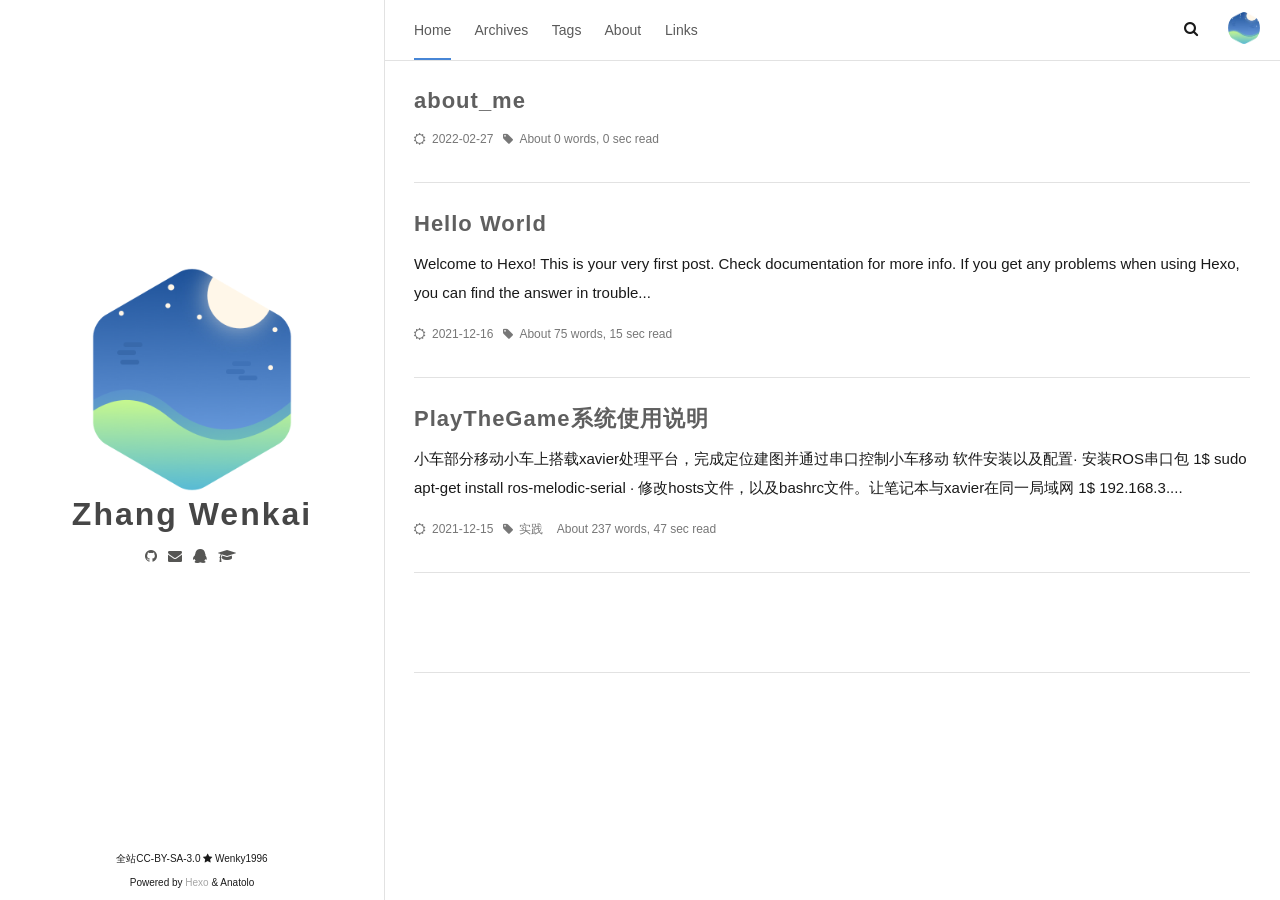
<file: index.html>
<!DOCTYPE html><html lang="zh-CN"><head><meta charset="utf-8"><meta name="X-UA-Compatible" content="IE=edge"><meta name="author" content="Wenky1996"><title>Zhang Wenkai</title><meta name="description" content="A Blog Powered By Hexo"><meta name="keywords" content="Blog,博客,Hexo"><meta content="width=device-width, initial-scale=1.0, maximum-scale=1.0, user-scalable=0" name="viewport"><meta content="yes" name="apple-mobile-web-app-capable"><meta content="black" name="apple-mobile-web-app-status-bar-style"><meta content="telephone=no" name="format-detection"><meta name="renderer" content="webkit"><link rel="shortcut icon" type="image/x-icon" href="/images/favicon.webp"><link rel="stylesheet" href="/css/style.css"><link rel="stylesheet" href="/css/blog_basic.css"><link rel="stylesheet" href="/css/font-awesome.min.css"><link rel="stylesheet" href="/css/insight.css"><link rel="stylesheet" href="/css/search.css"><link rel="alternate" type="application/atom+xml" title="ATOM 1.0" href="/atom.xml"><script src="/js/jquery.js"></script><meta name="generator" content="Hexo 5.4.0"></head><body><div class="page-top animated fadeInDown"><div class="nav"><li> <a class="current" href="/">Home</a></li><li> <a href="/archives">Archives</a></li><li> <a href="/tags">Tags</a></li><li> <a href="/about">About</a></li><li> <a href="/links">Links</a></li></div><div class="information"><div class="nav_right_btn"><li><a class="fa fa-chevron-left" onclick="window.history.go(-1)" style="display:none;"> </a></li><li><a class="fa fa-search" onclick="openWindow();"></a></li></div><div class="avatar"><img src="/images/logo.webp"></div></div></div><div class="sidebar animated fadeInDown"><div class="sidebar-top"><div class="logo-title"><div class="title"><img src="/images/logo@2x.webp" style="width:200px;" alt="favicon"><h3 title=""><a href="/">Zhang Wenkai</a></h3></div><ul class="social-links"><li><a target="_blank" rel="noopener" href="https://github.com/Wenky1996"><i class="fa fa-github"></i></a></li><li><a href="mailto:wenkyjong1996@gmail.com"><i class="fa fa-envelope"></i></a></li><li><a target="_blank" rel="noopener" href="http://sighttp.qq.com/authd?IDKEY=1315618405"><i class="fa fa-qq"></i></a></li><li><a target="_blank" rel="noopener" href="https://www.zhihu.com/people/dian-zi-xin-xi-gong-cheng-15wenky"><i class="fa fa-mortar-board"></i></a></li></ul></div></div><div class="footer"><div class="p"> <span> 全站CC-BY-SA-3.0 </span><i class="fa fa-star"></i><span> Wenky1996</span></div><div class="by_farbox"><span>Powered by </span><a href="https://hexo.io/zh-cn/" target="_blank">Hexo </a><span> & </span><span>Anatolo </span></div><div class="beian"></div></div></div><div class="main"><div class="autopagerize_page_element"><div class="content"><div class="post animated fadeInDown"><div class="post-title"><h3><a href="/2022/02/27/about-me/">about_me</a></h3></div><div class="post-content"><p></p></div><div class="post-footer"><div class="meta"><div class="info"><i class="fa fa-sun-o"></i><span class="date">2022-02-27</span><i class="fa fa-tag"></i><span class="leancloud_visitors"></span><span>About 0 words, 0 sec  read</span></div></div></div></div><div class="post animated fadeInDown"><div class="post-title"><h3><a href="/2021/12/16/hello-world/">Hello World</a></h3></div><div class="post-content"><p>Welcome to Hexo! This is your very first post. Check documentation for more info. If you get any problems when using Hexo, you can find the answer in trouble...</p></div><div class="post-footer"><div class="meta"><div class="info"><i class="fa fa-sun-o"></i><span class="date">2021-12-16</span><i class="fa fa-tag"></i><span class="leancloud_visitors"></span><span>About 75 words, 15 sec  read</span></div></div></div></div><div class="post animated fadeInDown"><div class="post-title"><h3><a href="/2021/12/15/new-blog/">PlayTheGame系统使用说明</a></h3></div><div class="post-content"><p>
小车部分移动小车上搭载xavier处理平台，完成定位建图并通过串口控制小车移动
软件安装以及配置· 安装ROS串口包
1$ sudo apt-get install ros-melodic-serial
· 修改hosts文件，以及bashrc文件。让笔记本与xavier在同一局域网
1$ 192.168.3....</p></div><div class="post-footer"><div class="meta"><div class="info"><i class="fa fa-sun-o"></i><span class="date">2021-12-15</span><i class="fa fa-tag"></i><a class="tag" href="/tags/实践/" title="实践">实践 </a><span class="leancloud_visitors"></span><span>About 237 words, 47 sec  read</span></div></div></div></div><div class="pagination"><ul class="clearfix"></ul></div></div></div></div><script src="/js/jquery-migrate-1.2.1.min.js"></script><script src="/js/jquery.appear.js"></script><script src="/js/add-bookmark.js"></script><script>(function(window){var INSIGHT_CONFIG={TRANSLATION:{POSTS:"Posts",PAGES:"Pages",CATEGORIES:"Categories",TAGS:"Tags",UNTITLED:"(Untitled)",},CONTENT_URL:"/content.json",};window.INSIGHT_CONFIG=INSIGHT_CONFIG})(window);</script><script src="/js/insight.js" defer></script><div class="searchbox ins-search"><div class="searchbox-container ins-search-container"><div class="searchbox-input-wrapper"><input class="searchbox-input ins-search-input" type="text" placeholder="Search..."><span class="searchbox-close"><a class="fa fa-times-circle" onclick="closeWindow();"></a></span></div><div class="searchbox-result-wrapper ins-section-wrapper"><div class="ins-section-container"><p>Seraching...</p></div></div></div></div></body></html>
</file>
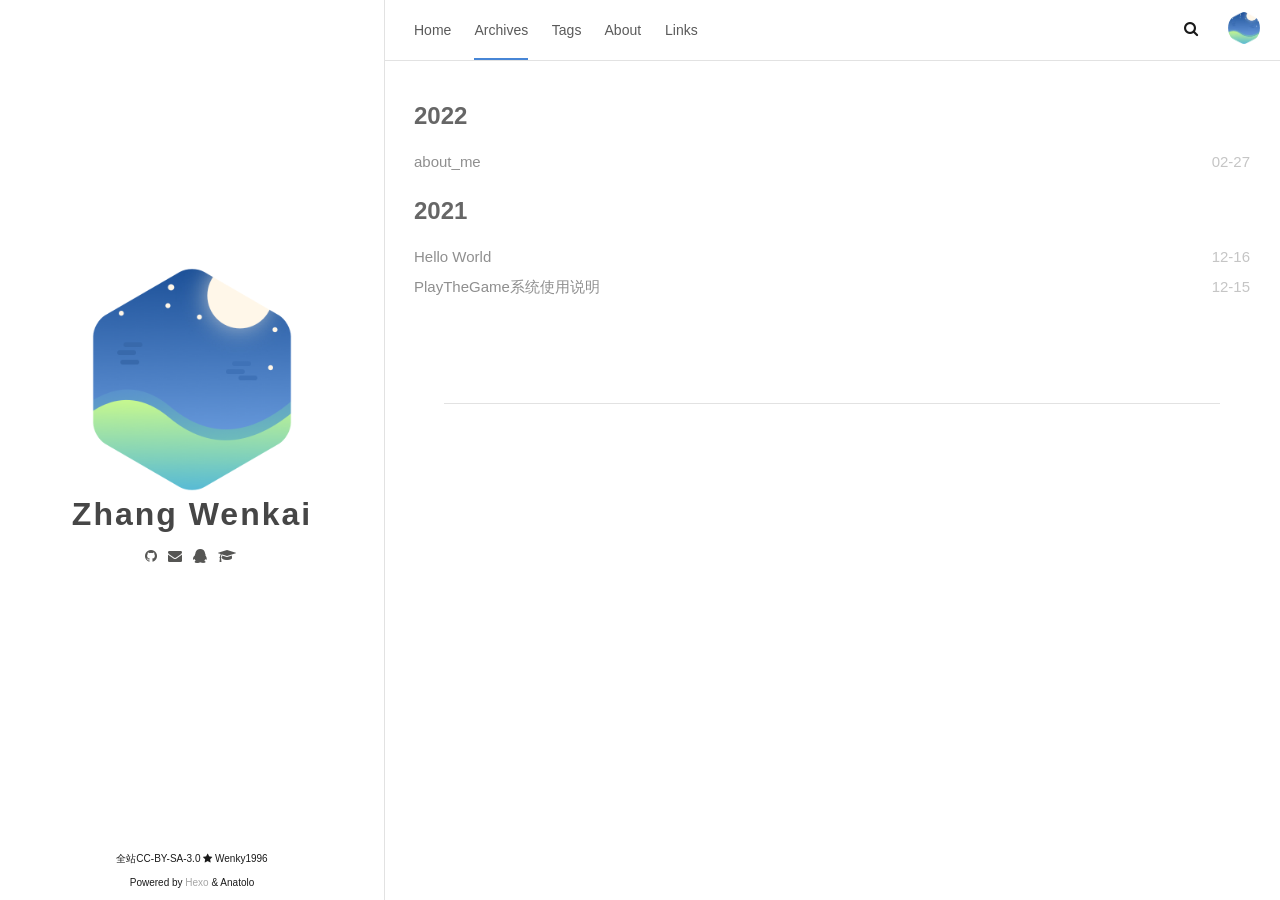
<file: archives/index.html>
<!DOCTYPE html><html lang="zh-CN"><head><meta charset="utf-8"><meta name="X-UA-Compatible" content="IE=edge"><meta name="author" content="Wenky1996"><title>Archives · Zhang Wenkai</title><meta name="description" content="ArchivesPage - Zhang Wenkai"><meta name="keywords" content="Blog,博客,Hexo"><meta content="width=device-width, initial-scale=1.0, maximum-scale=1.0, user-scalable=0" name="viewport"><meta content="yes" name="apple-mobile-web-app-capable"><meta content="black" name="apple-mobile-web-app-status-bar-style"><meta content="telephone=no" name="format-detection"><meta name="renderer" content="webkit"><link rel="shortcut icon" type="image/x-icon" href="/images/favicon.webp"><link rel="stylesheet" href="/css/style.css"><link rel="stylesheet" href="/css/blog_basic.css"><link rel="stylesheet" href="/css/font-awesome.min.css"><link rel="stylesheet" href="/css/insight.css"><link rel="stylesheet" href="/css/search.css"><link rel="alternate" type="application/atom+xml" title="ATOM 1.0" href="/atom.xml"><script src="/js/jquery.js"></script><meta name="generator" content="Hexo 5.4.0"></head><body><div class="page-top animated fadeInDown"><div class="nav"><li> <a href="/">Home</a></li><li> <a class="current" href="/archives">Archives</a></li><li> <a href="/tags">Tags</a></li><li> <a href="/about">About</a></li><li> <a href="/links">Links</a></li></div><div class="information"><div class="nav_right_btn"><li><a class="fa fa-chevron-left" onclick="window.history.go(-1)" style="display:none;"> </a></li><li><a class="fa fa-search" onclick="openWindow();"></a></li></div><div class="avatar"><img src="/images/logo.webp"></div></div></div><div class="sidebar animated fadeInDown"><div class="sidebar-top"><div class="logo-title"><div class="title"><img src="/images/logo@2x.webp" style="width:200px;" alt="favicon"><h3 title=""><a href="/">Zhang Wenkai</a></h3></div><ul class="social-links"><li><a target="_blank" rel="noopener" href="https://github.com/Wenky1996"><i class="fa fa-github"></i></a></li><li><a href="mailto:wenkyjong1996@gmail.com"><i class="fa fa-envelope"></i></a></li><li><a target="_blank" rel="noopener" href="http://sighttp.qq.com/authd?IDKEY=1315618405"><i class="fa fa-qq"></i></a></li><li><a target="_blank" rel="noopener" href="https://www.zhihu.com/people/dian-zi-xin-xi-gong-cheng-15wenky"><i class="fa fa-mortar-board"></i></a></li></ul></div></div><div class="footer"><div class="p"> <span> 全站CC-BY-SA-3.0 </span><i class="fa fa-star"></i><span> Wenky1996</span></div><div class="by_farbox"><span>Powered by </span><a href="https://hexo.io/zh-cn/" target="_blank">Hexo </a><span> & </span><span>Anatolo </span></div><div class="beian"></div></div></div><div class="main"><div class="autopagerize_page_element"><div class="content"><div class="archive animated fadeInDown"><ul class="list-with-title"><div class="archive"><div class="listing-title">2022</div><ul class="listing"><div class="listing-item"><div class="listing-post"><a href="/2022/02/27/about-me/" title="about_me">about_me</a><div class="post-time"><span class="date">02-27</span></div></div></div></ul><div class="listing-title">2021</div><ul class="listing"><div class="listing-item"><div class="listing-post"><a href="/2021/12/16/hello-world/" title="Hello World">Hello World</a><div class="post-time"><span class="date">12-16</span></div></div></div><div class="listing-item"><div class="listing-post"><a href="/2021/12/15/new-blog/" title="PlayTheGame系统使用说明">PlayTheGame系统使用说明</a><div class="post-time"><span class="date">12-15</span></div></div></div></div><div class="pagination"><ul class="clearfix"></ul></div></ul></div></div></div></div><script src="/js/jquery-migrate-1.2.1.min.js"></script><script src="/js/jquery.appear.js"></script><script src="/js/add-bookmark.js"></script><script>(function(window){var INSIGHT_CONFIG={TRANSLATION:{POSTS:"Posts",PAGES:"Pages",CATEGORIES:"Categories",TAGS:"Tags",UNTITLED:"(Untitled)",},CONTENT_URL:"/content.json",};window.INSIGHT_CONFIG=INSIGHT_CONFIG})(window);</script><script src="/js/insight.js" defer></script><div class="searchbox ins-search"><div class="searchbox-container ins-search-container"><div class="searchbox-input-wrapper"><input class="searchbox-input ins-search-input" type="text" placeholder="Search..."><span class="searchbox-close"><a class="fa fa-times-circle" onclick="closeWindow();"></a></span></div><div class="searchbox-result-wrapper ins-section-wrapper"><div class="ins-section-container"><p>Seraching...</p></div></div></div></div></body></html>
</file>
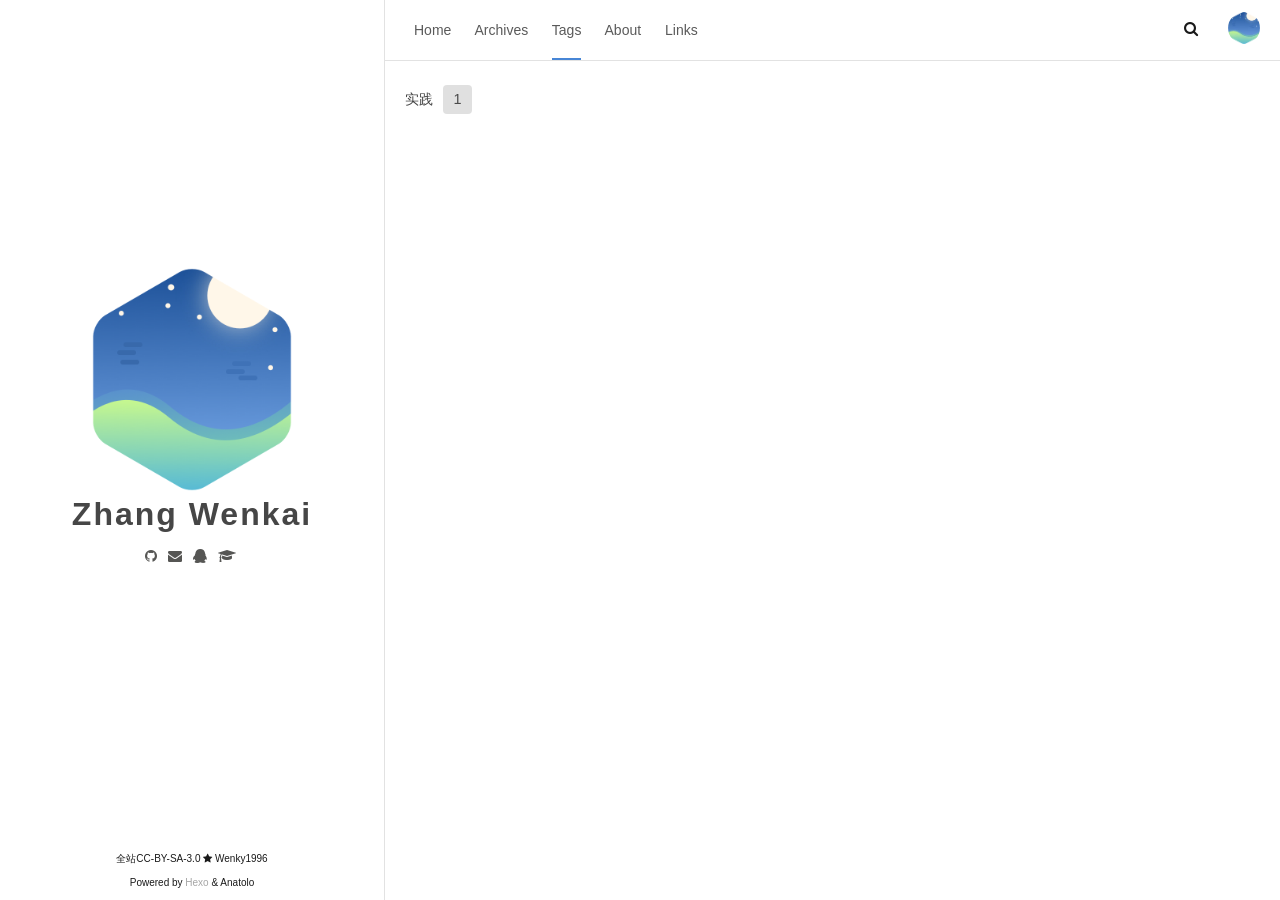
<file: tags/index.html>
<!DOCTYPE html><html lang="zh-CN"><head><meta charset="utf-8"><meta name="X-UA-Compatible" content="IE=edge"><meta name="author" content="Wenky1996"><title>Tags · Zhang Wenkai</title><meta name="description" content=""><meta name="keywords" content="Blog,博客,Hexo"><meta content="width=device-width, initial-scale=1.0, maximum-scale=1.0, user-scalable=0" name="viewport"><meta content="yes" name="apple-mobile-web-app-capable"><meta content="black" name="apple-mobile-web-app-status-bar-style"><meta content="telephone=no" name="format-detection"><meta name="renderer" content="webkit"><link rel="shortcut icon" type="image/x-icon" href="/images/favicon.webp"><link rel="stylesheet" href="/css/style.css"><link rel="stylesheet" href="/css/blog_basic.css"><link rel="stylesheet" href="/css/font-awesome.min.css"><link rel="stylesheet" href="/css/insight.css"><link rel="stylesheet" href="/css/search.css"><link rel="alternate" type="application/atom+xml" title="ATOM 1.0" href="/atom.xml"><script src="/js/jquery.js"></script><meta name="generator" content="Hexo 5.4.0"></head><body><div class="page-top animated fadeInDown"><div class="nav"><li> <a href="/">Home</a></li><li> <a href="/archives">Archives</a></li><li> <a class="current" href="/tags">Tags</a></li><li> <a href="/about">About</a></li><li> <a href="/links">Links</a></li></div><div class="information"><div class="nav_right_btn"><li><a class="fa fa-chevron-left" onclick="window.history.go(-1)" style="display:none;"> </a></li><li><a class="fa fa-search" onclick="openWindow();"></a></li></div><div class="avatar"><img src="/images/logo.webp"></div></div></div><div class="sidebar animated fadeInDown"><div class="sidebar-top"><div class="logo-title"><div class="title"><img src="/images/logo@2x.webp" style="width:200px;" alt="favicon"><h3 title=""><a href="/">Zhang Wenkai</a></h3></div><ul class="social-links"><li><a target="_blank" rel="noopener" href="https://github.com/Wenky1996"><i class="fa fa-github"></i></a></li><li><a href="mailto:wenkyjong1996@gmail.com"><i class="fa fa-envelope"></i></a></li><li><a target="_blank" rel="noopener" href="http://sighttp.qq.com/authd?IDKEY=1315618405"><i class="fa fa-qq"></i></a></li><li><a target="_blank" rel="noopener" href="https://www.zhihu.com/people/dian-zi-xin-xi-gong-cheng-15wenky"><i class="fa fa-mortar-board"></i></a></li></ul></div></div><div class="footer"><div class="p"> <span> 全站CC-BY-SA-3.0 </span><i class="fa fa-star"></i><span> Wenky1996</span></div><div class="by_farbox"><span>Powered by </span><a href="https://hexo.io/zh-cn/" target="_blank">Hexo </a><span> & </span><span>Anatolo </span></div><div class="beian"></div></div></div><div class="main"><div class="archive animated fadeInDown"><div class="autopagerize_page_element"><div class="content"><p><a class="tag_btn" href="/tags/%E5%AE%9E%E8%B7%B5/" rel="tag">实践<span class="tag_btn is-grey">1</span></a></p></div></div></div></div><script src="/js/jquery-migrate-1.2.1.min.js"></script><script src="/js/jquery.appear.js"></script><script src="/js/add-bookmark.js"></script><script>(function(window){var INSIGHT_CONFIG={TRANSLATION:{POSTS:"Posts",PAGES:"Pages",CATEGORIES:"Categories",TAGS:"Tags",UNTITLED:"(Untitled)",},CONTENT_URL:"/content.json",};window.INSIGHT_CONFIG=INSIGHT_CONFIG})(window);</script><script src="/js/insight.js" defer></script><div class="searchbox ins-search"><div class="searchbox-container ins-search-container"><div class="searchbox-input-wrapper"><input class="searchbox-input ins-search-input" type="text" placeholder="Search..."><span class="searchbox-close"><a class="fa fa-times-circle" onclick="closeWindow();"></a></span></div><div class="searchbox-result-wrapper ins-section-wrapper"><div class="ins-section-container"><p>Seraching...</p></div></div></div></div></body></html>
</file>
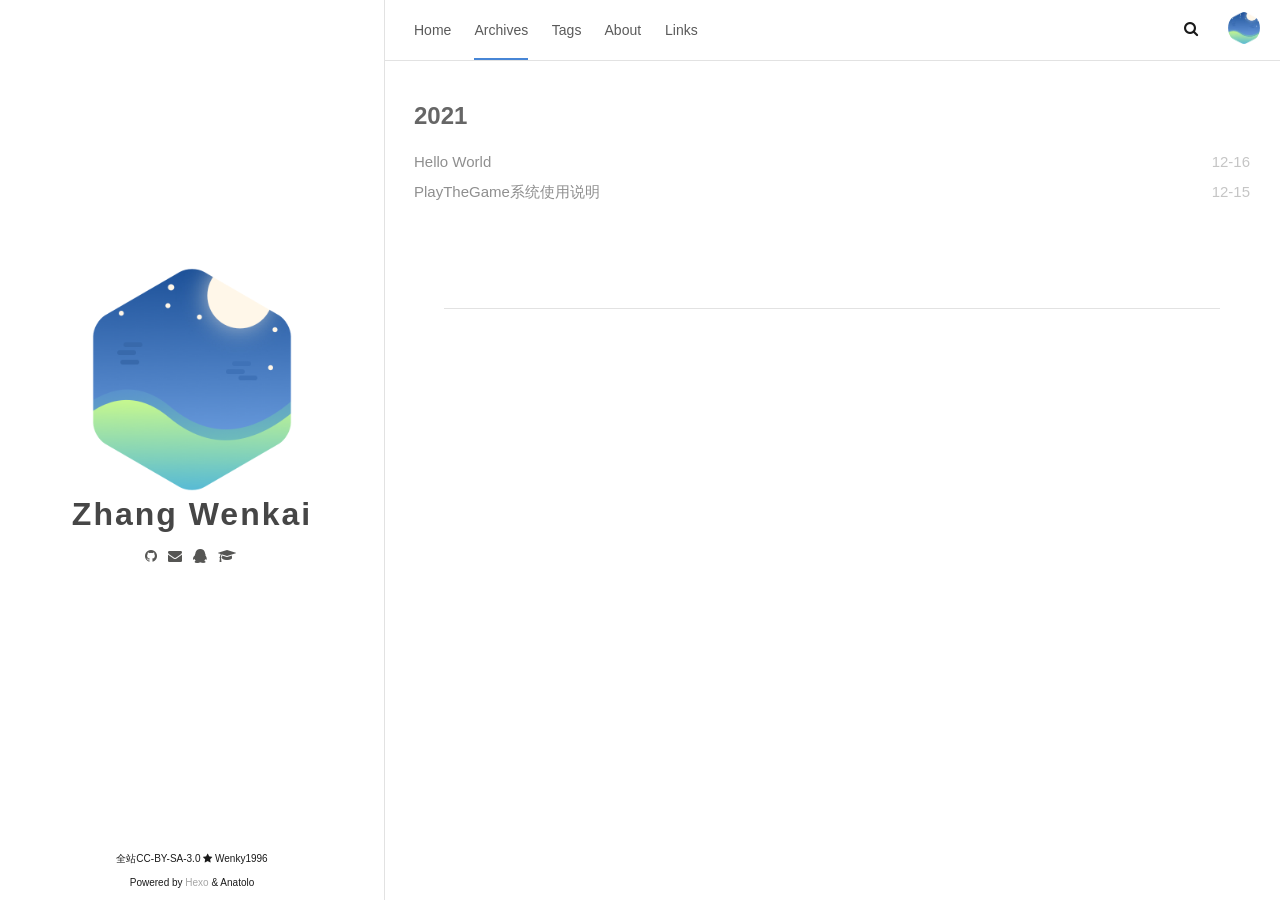
<file: archives/2021/index.html>
<!DOCTYPE html><html lang="zh-CN"><head><meta charset="utf-8"><meta name="X-UA-Compatible" content="IE=edge"><meta name="author" content="Wenky1996"><title>Archives · Zhang Wenkai</title><meta name="description" content="ArchivesPage - Zhang Wenkai"><meta name="keywords" content="Blog,博客,Hexo"><meta content="width=device-width, initial-scale=1.0, maximum-scale=1.0, user-scalable=0" name="viewport"><meta content="yes" name="apple-mobile-web-app-capable"><meta content="black" name="apple-mobile-web-app-status-bar-style"><meta content="telephone=no" name="format-detection"><meta name="renderer" content="webkit"><link rel="shortcut icon" type="image/x-icon" href="/images/favicon.webp"><link rel="stylesheet" href="/css/style.css"><link rel="stylesheet" href="/css/blog_basic.css"><link rel="stylesheet" href="/css/font-awesome.min.css"><link rel="stylesheet" href="/css/insight.css"><link rel="stylesheet" href="/css/search.css"><link rel="alternate" type="application/atom+xml" title="ATOM 1.0" href="/atom.xml"><script src="/js/jquery.js"></script><meta name="generator" content="Hexo 5.4.0"></head><body><div class="page-top animated fadeInDown"><div class="nav"><li> <a href="/">Home</a></li><li> <a class="current" href="/archives">Archives</a></li><li> <a href="/tags">Tags</a></li><li> <a href="/about">About</a></li><li> <a href="/links">Links</a></li></div><div class="information"><div class="nav_right_btn"><li><a class="fa fa-chevron-left" onclick="window.history.go(-1)" style="display:none;"> </a></li><li><a class="fa fa-search" onclick="openWindow();"></a></li></div><div class="avatar"><img src="/images/logo.webp"></div></div></div><div class="sidebar animated fadeInDown"><div class="sidebar-top"><div class="logo-title"><div class="title"><img src="/images/logo@2x.webp" style="width:200px;" alt="favicon"><h3 title=""><a href="/">Zhang Wenkai</a></h3></div><ul class="social-links"><li><a target="_blank" rel="noopener" href="https://github.com/Wenky1996"><i class="fa fa-github"></i></a></li><li><a href="mailto:wenkyjong1996@gmail.com"><i class="fa fa-envelope"></i></a></li><li><a target="_blank" rel="noopener" href="http://sighttp.qq.com/authd?IDKEY=1315618405"><i class="fa fa-qq"></i></a></li><li><a target="_blank" rel="noopener" href="https://www.zhihu.com/people/dian-zi-xin-xi-gong-cheng-15wenky"><i class="fa fa-mortar-board"></i></a></li></ul></div></div><div class="footer"><div class="p"> <span> 全站CC-BY-SA-3.0 </span><i class="fa fa-star"></i><span> Wenky1996</span></div><div class="by_farbox"><span>Powered by </span><a href="https://hexo.io/zh-cn/" target="_blank">Hexo </a><span> & </span><span>Anatolo </span></div><div class="beian"></div></div></div><div class="main"><div class="autopagerize_page_element"><div class="content"><div class="archive animated fadeInDown"><ul class="list-with-title"><div class="archive"><div class="listing-title">2021</div><ul class="listing"><div class="listing-item"><div class="listing-post"><a href="/2021/12/16/hello-world/" title="Hello World">Hello World</a><div class="post-time"><span class="date">12-16</span></div></div></div><div class="listing-item"><div class="listing-post"><a href="/2021/12/15/new-blog/" title="PlayTheGame系统使用说明">PlayTheGame系统使用说明</a><div class="post-time"><span class="date">12-15</span></div></div></div></div><div class="pagination"><ul class="clearfix"></ul></div></ul></div></div></div></div><script src="/js/jquery-migrate-1.2.1.min.js"></script><script src="/js/jquery.appear.js"></script><script src="/js/add-bookmark.js"></script><script>(function(window){var INSIGHT_CONFIG={TRANSLATION:{POSTS:"Posts",PAGES:"Pages",CATEGORIES:"Categories",TAGS:"Tags",UNTITLED:"(Untitled)",},CONTENT_URL:"/content.json",};window.INSIGHT_CONFIG=INSIGHT_CONFIG})(window);</script><script src="/js/insight.js" defer></script><div class="searchbox ins-search"><div class="searchbox-container ins-search-container"><div class="searchbox-input-wrapper"><input class="searchbox-input ins-search-input" type="text" placeholder="Search..."><span class="searchbox-close"><a class="fa fa-times-circle" onclick="closeWindow();"></a></span></div><div class="searchbox-result-wrapper ins-section-wrapper"><div class="ins-section-container"><p>Seraching...</p></div></div></div></div></body></html>
</file>
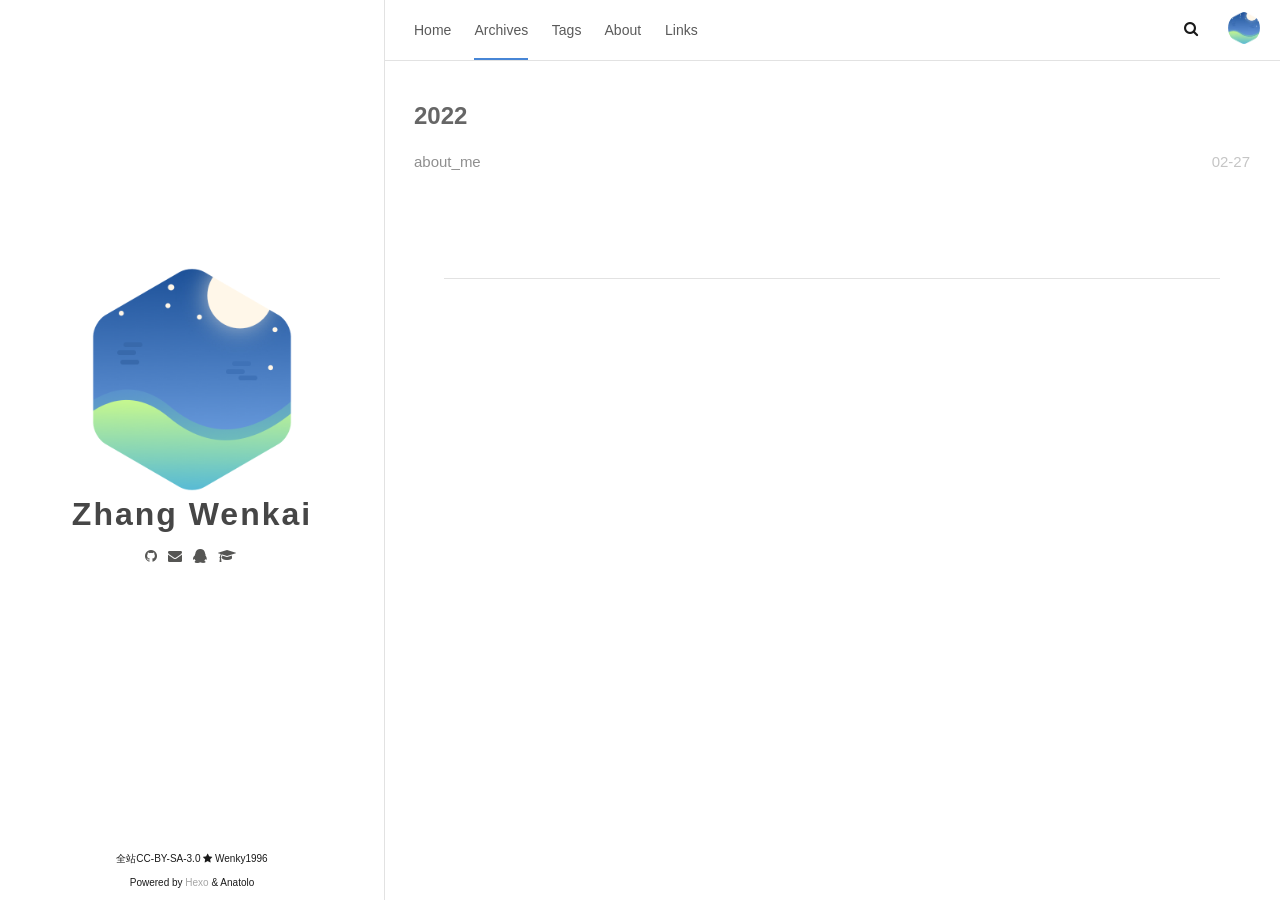
<file: archives/2022/index.html>
<!DOCTYPE html><html lang="zh-CN"><head><meta charset="utf-8"><meta name="X-UA-Compatible" content="IE=edge"><meta name="author" content="Wenky1996"><title>Archives · Zhang Wenkai</title><meta name="description" content="ArchivesPage - Zhang Wenkai"><meta name="keywords" content="Blog,博客,Hexo"><meta content="width=device-width, initial-scale=1.0, maximum-scale=1.0, user-scalable=0" name="viewport"><meta content="yes" name="apple-mobile-web-app-capable"><meta content="black" name="apple-mobile-web-app-status-bar-style"><meta content="telephone=no" name="format-detection"><meta name="renderer" content="webkit"><link rel="shortcut icon" type="image/x-icon" href="/images/favicon.webp"><link rel="stylesheet" href="/css/style.css"><link rel="stylesheet" href="/css/blog_basic.css"><link rel="stylesheet" href="/css/font-awesome.min.css"><link rel="stylesheet" href="/css/insight.css"><link rel="stylesheet" href="/css/search.css"><link rel="alternate" type="application/atom+xml" title="ATOM 1.0" href="/atom.xml"><script src="/js/jquery.js"></script><meta name="generator" content="Hexo 5.4.0"></head><body><div class="page-top animated fadeInDown"><div class="nav"><li> <a href="/">Home</a></li><li> <a class="current" href="/archives">Archives</a></li><li> <a href="/tags">Tags</a></li><li> <a href="/about">About</a></li><li> <a href="/links">Links</a></li></div><div class="information"><div class="nav_right_btn"><li><a class="fa fa-chevron-left" onclick="window.history.go(-1)" style="display:none;"> </a></li><li><a class="fa fa-search" onclick="openWindow();"></a></li></div><div class="avatar"><img src="/images/logo.webp"></div></div></div><div class="sidebar animated fadeInDown"><div class="sidebar-top"><div class="logo-title"><div class="title"><img src="/images/logo@2x.webp" style="width:200px;" alt="favicon"><h3 title=""><a href="/">Zhang Wenkai</a></h3></div><ul class="social-links"><li><a target="_blank" rel="noopener" href="https://github.com/Wenky1996"><i class="fa fa-github"></i></a></li><li><a href="mailto:wenkyjong1996@gmail.com"><i class="fa fa-envelope"></i></a></li><li><a target="_blank" rel="noopener" href="http://sighttp.qq.com/authd?IDKEY=1315618405"><i class="fa fa-qq"></i></a></li><li><a target="_blank" rel="noopener" href="https://www.zhihu.com/people/dian-zi-xin-xi-gong-cheng-15wenky"><i class="fa fa-mortar-board"></i></a></li></ul></div></div><div class="footer"><div class="p"> <span> 全站CC-BY-SA-3.0 </span><i class="fa fa-star"></i><span> Wenky1996</span></div><div class="by_farbox"><span>Powered by </span><a href="https://hexo.io/zh-cn/" target="_blank">Hexo </a><span> & </span><span>Anatolo </span></div><div class="beian"></div></div></div><div class="main"><div class="autopagerize_page_element"><div class="content"><div class="archive animated fadeInDown"><ul class="list-with-title"><div class="archive"><div class="listing-title">2022</div><ul class="listing"><div class="listing-item"><div class="listing-post"><a href="/2022/02/27/about-me/" title="about_me">about_me</a><div class="post-time"><span class="date">02-27</span></div></div></div></div><div class="pagination"><ul class="clearfix"></ul></div></ul></div></div></div></div><script src="/js/jquery-migrate-1.2.1.min.js"></script><script src="/js/jquery.appear.js"></script><script src="/js/add-bookmark.js"></script><script>(function(window){var INSIGHT_CONFIG={TRANSLATION:{POSTS:"Posts",PAGES:"Pages",CATEGORIES:"Categories",TAGS:"Tags",UNTITLED:"(Untitled)",},CONTENT_URL:"/content.json",};window.INSIGHT_CONFIG=INSIGHT_CONFIG})(window);</script><script src="/js/insight.js" defer></script><div class="searchbox ins-search"><div class="searchbox-container ins-search-container"><div class="searchbox-input-wrapper"><input class="searchbox-input ins-search-input" type="text" placeholder="Search..."><span class="searchbox-close"><a class="fa fa-times-circle" onclick="closeWindow();"></a></span></div><div class="searchbox-result-wrapper ins-section-wrapper"><div class="ins-section-container"><p>Seraching...</p></div></div></div></div></body></html>
</file>
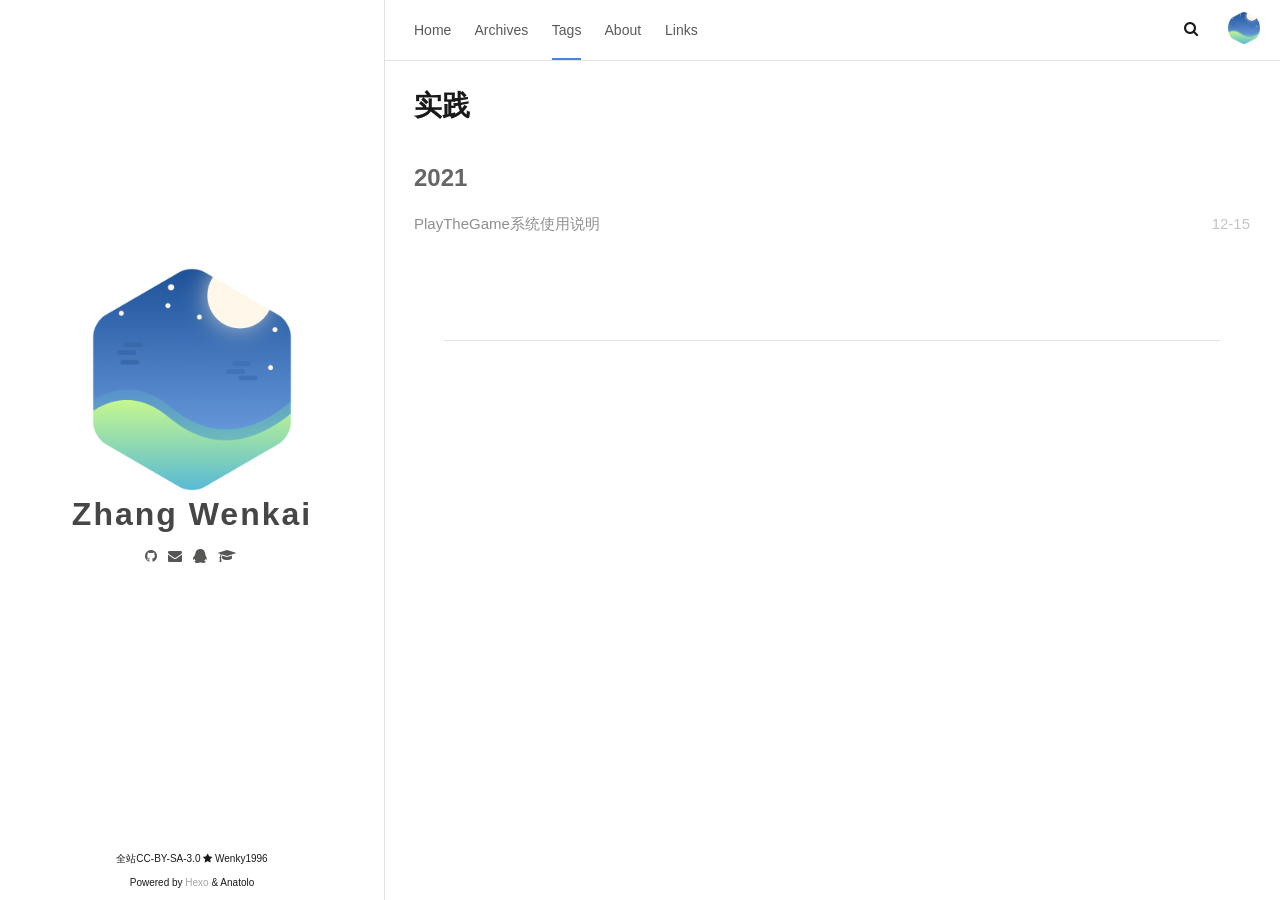
<file: tags/实践/index.html>
<!DOCTYPE html><html lang="zh-CN"><head><meta charset="utf-8"><meta name="X-UA-Compatible" content="IE=edge"><meta name="author" content="Wenky1996"><title>Tags · 实践 · Zhang Wenkai</title><meta name="description" content="Tags · 实践 - Zhang Wenkai"><meta name="keywords" content="Blog,博客,Hexo"><meta content="width=device-width, initial-scale=1.0, maximum-scale=1.0, user-scalable=0" name="viewport"><meta content="yes" name="apple-mobile-web-app-capable"><meta content="black" name="apple-mobile-web-app-status-bar-style"><meta content="telephone=no" name="format-detection"><meta name="renderer" content="webkit"><link rel="shortcut icon" type="image/x-icon" href="/images/favicon.webp"><link rel="stylesheet" href="/css/style.css"><link rel="stylesheet" href="/css/blog_basic.css"><link rel="stylesheet" href="/css/font-awesome.min.css"><link rel="stylesheet" href="/css/insight.css"><link rel="stylesheet" href="/css/search.css"><link rel="alternate" type="application/atom+xml" title="ATOM 1.0" href="/atom.xml"><script src="/js/jquery.js"></script><meta name="generator" content="Hexo 5.4.0"></head><body><div class="page-top animated fadeInDown"><div class="nav"><li> <a href="/">Home</a></li><li> <a href="/archives">Archives</a></li><li> <a class="current" href="/tags">Tags</a></li><li> <a href="/about">About</a></li><li> <a href="/links">Links</a></li></div><div class="information"><div class="nav_right_btn"><li><a class="fa fa-chevron-left" onclick="window.history.go(-1)" style="display:none;"> </a></li><li><a class="fa fa-search" onclick="openWindow();"></a></li></div><div class="avatar"><img src="/images/logo.webp"></div></div></div><div class="sidebar animated fadeInDown"><div class="sidebar-top"><div class="logo-title"><div class="title"><img src="/images/logo@2x.webp" style="width:200px;" alt="favicon"><h3 title=""><a href="/">Zhang Wenkai</a></h3></div><ul class="social-links"><li><a target="_blank" rel="noopener" href="https://github.com/Wenky1996"><i class="fa fa-github"></i></a></li><li><a href="mailto:wenkyjong1996@gmail.com"><i class="fa fa-envelope"></i></a></li><li><a target="_blank" rel="noopener" href="http://sighttp.qq.com/authd?IDKEY=1315618405"><i class="fa fa-qq"></i></a></li><li><a target="_blank" rel="noopener" href="https://www.zhihu.com/people/dian-zi-xin-xi-gong-cheng-15wenky"><i class="fa fa-mortar-board"></i></a></li></ul></div></div><div class="footer"><div class="p"> <span> 全站CC-BY-SA-3.0 </span><i class="fa fa-star"></i><span> Wenky1996</span></div><div class="by_farbox"><span>Powered by </span><a href="https://hexo.io/zh-cn/" target="_blank">Hexo </a><span> & </span><span>Anatolo </span></div><div class="beian"></div></div></div><div class="main"><div class="autopagerize_page_element"><div class="content"><div class="archive animated fadeInDown"><ul class="list-with-title"><li><h3>实践</h3></li><div class="archive"><div class="listing-title">2021</div><ul class="listing"><div class="listing-item"><div class="listing-post"><a href="/2021/12/15/new-blog/" title="PlayTheGame系统使用说明">PlayTheGame系统使用说明</a><div class="post-time"><span class="date">12-15</span></div></div></div></div><div class="pagination"><ul class="clearfix"></ul></div></ul></div></div></div></div><script src="/js/jquery-migrate-1.2.1.min.js"></script><script src="/js/jquery.appear.js"></script><script src="/js/add-bookmark.js"></script><script>(function(window){var INSIGHT_CONFIG={TRANSLATION:{POSTS:"Posts",PAGES:"Pages",CATEGORIES:"Categories",TAGS:"Tags",UNTITLED:"(Untitled)",},CONTENT_URL:"/content.json",};window.INSIGHT_CONFIG=INSIGHT_CONFIG})(window);</script><script src="/js/insight.js" defer></script><div class="searchbox ins-search"><div class="searchbox-container ins-search-container"><div class="searchbox-input-wrapper"><input class="searchbox-input ins-search-input" type="text" placeholder="Search..."><span class="searchbox-close"><a class="fa fa-times-circle" onclick="closeWindow();"></a></span></div><div class="searchbox-result-wrapper ins-section-wrapper"><div class="ins-section-container"><p>Seraching...</p></div></div></div></div></body></html>
</file>
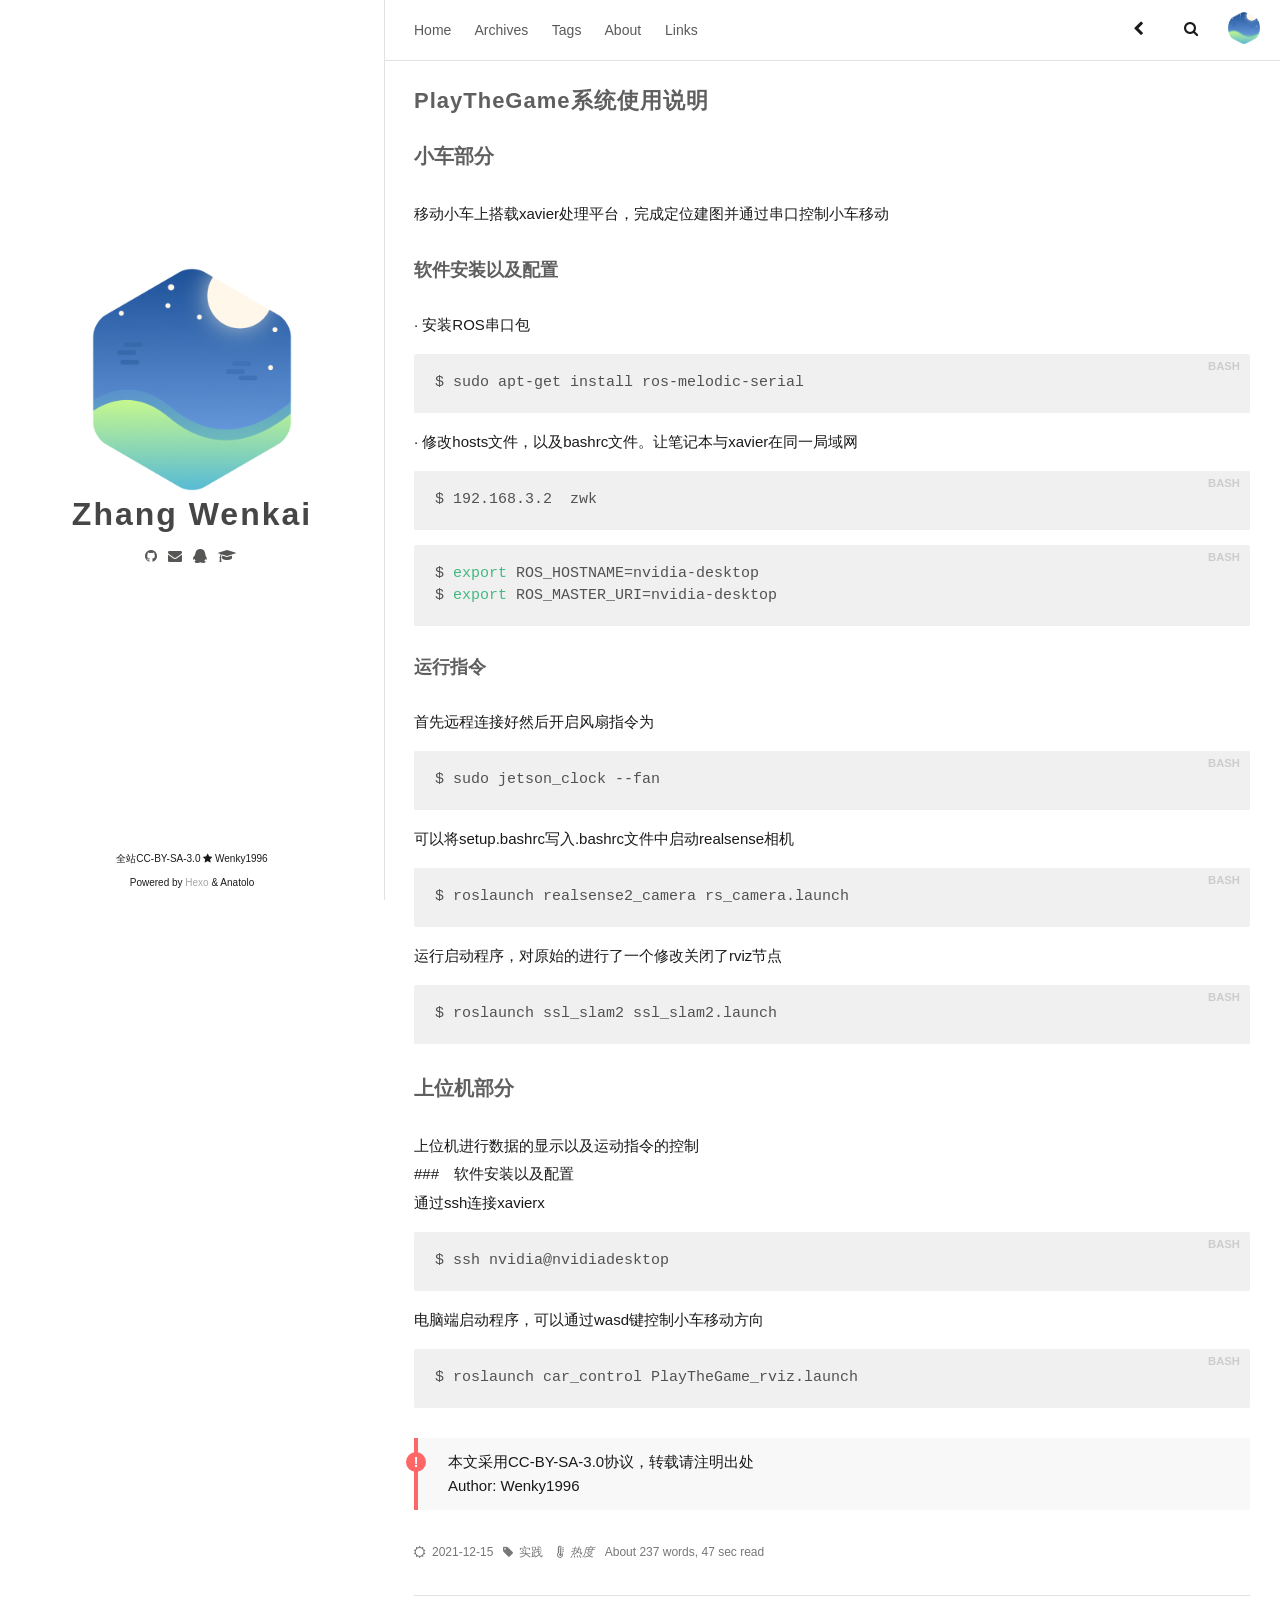
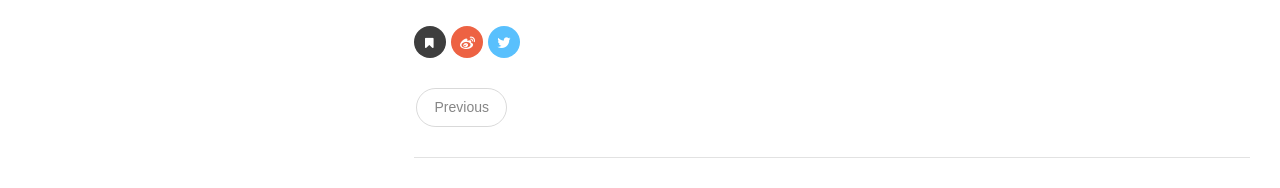
<file: 2021/12/15/new-blog/index.html>
<!DOCTYPE html><html lang="zh-CN"><head><meta charset="utf-8"><meta name="X-UA-Compatible" content="IE=edge"><meta name="author" content="Wenky1996"><title>PlayTheGame系统使用说明 · Zhang Wenkai</title><meta name="description" content="小车部分移动小车上搭载xavier处理平台，完成定位建图并通过串口控制小车移动
软件安装以及配置· 安装ROS串口包
1$ sudo apt-get install ros-melodic-serial
· 修改hosts文件，以及bashrc文件。让笔记本与xavier在同一局域网
1$ 192."><meta name="keywords" content="Blog,博客,Hexo"><meta content="width=device-width, initial-scale=1.0, maximum-scale=1.0, user-scalable=0" name="viewport"><meta content="yes" name="apple-mobile-web-app-capable"><meta content="black" name="apple-mobile-web-app-status-bar-style"><meta content="telephone=no" name="format-detection"><meta name="renderer" content="webkit"><link rel="shortcut icon" type="image/x-icon" href="/images/favicon.webp"><link rel="stylesheet" href="/css/style.css"><link rel="stylesheet" href="/css/blog_basic.css"><link rel="stylesheet" href="/css/font-awesome.min.css"><link rel="stylesheet" href="/css/insight.css"><link rel="stylesheet" href="/css/search.css"><link rel="alternate" type="application/atom+xml" title="ATOM 1.0" href="/atom.xml"><script src="/js/jquery.js"></script><meta name="generator" content="Hexo 5.4.0"></head><body><div class="page-top animated fadeInDown"><div class="nav"><li> <a href="/">Home</a></li><li> <a href="/archives">Archives</a></li><li> <a href="/tags">Tags</a></li><li> <a href="/about">About</a></li><li> <a href="/links">Links</a></li></div><div class="information"><div class="nav_right_btn"><li><a class="fa fa-chevron-left" onclick="window.history.go(-1)"> </a></li><li><a class="fa fa-search" onclick="openWindow();"></a></li></div><div class="avatar"><img src="/images/logo.webp"></div></div></div><div class="sidebar animated fadeInDown"><div class="sidebar-top"><div class="logo-title"><div class="title"><img src="/images/logo@2x.webp" style="width:200px;" alt="favicon"><h3 title=""><a href="/">Zhang Wenkai</a></h3></div><ul class="social-links"><li><a target="_blank" rel="noopener" href="https://github.com/Wenky1996"><i class="fa fa-github"></i></a></li><li><a href="mailto:wenkyjong1996@gmail.com"><i class="fa fa-envelope"></i></a></li><li><a target="_blank" rel="noopener" href="http://sighttp.qq.com/authd?IDKEY=1315618405"><i class="fa fa-qq"></i></a></li><li><a target="_blank" rel="noopener" href="https://www.zhihu.com/people/dian-zi-xin-xi-gong-cheng-15wenky"><i class="fa fa-mortar-board"></i></a></li></ul></div></div><div class="footer"><div class="p"> <span> 全站CC-BY-SA-3.0 </span><i class="fa fa-star"></i><span> Wenky1996</span></div><div class="by_farbox"><span>Powered by </span><a href="https://hexo.io/zh-cn/" target="_blank">Hexo </a><span> & </span><span>Anatolo </span></div><div class="beian"></div></div></div><div class="main"><div class="autopagerize_page_element"><div class="content"><div class="post-page"><div class="post animated fadeInDown"><div class="post-title"><h3><a>PlayTheGame系统使用说明</a></h3></div><div class="post-content"><p><span id="more"></span>
<h2 id="小车部分"><a href="#小车部分" class="headerlink" title="小车部分"></a>小车部分</h2><p>移动小车上搭载xavier处理平台，完成定位建图并通过串口控制小车移动</p>
<h3 id="软件安装以及配置"><a href="#软件安装以及配置" class="headerlink" title="软件安装以及配置"></a>软件安装以及配置</h3><p>· 安装ROS串口包</p>
<figure class="highlight bash"><table><tr><td class="gutter"><pre><span class="line">1</span><br></pre></td><td class="code"><pre><span class="line">$ sudo apt-get install ros-melodic-serial</span><br></pre></td></tr></table></figure>
<p>· 修改hosts文件，以及bashrc文件。让笔记本与xavier在同一局域网</p>
<figure class="highlight bash"><table><tr><td class="gutter"><pre><span class="line">1</span><br></pre></td><td class="code"><pre><span class="line">$ 192.168.3.2  zwk</span><br></pre></td></tr></table></figure>
<figure class="highlight bash"><table><tr><td class="gutter"><pre><span class="line">1</span><br><span class="line">2</span><br></pre></td><td class="code"><pre><span class="line">$ <span class="built_in">export</span> ROS_HOSTNAME=nvidia-desktop</span><br><span class="line">$ <span class="built_in">export</span> ROS_MASTER_URI=nvidia-desktop</span><br></pre></td></tr></table></figure>
<h3 id="运行指令"><a href="#运行指令" class="headerlink" title="运行指令"></a>运行指令</h3><p>首先远程连接好然后开启风扇指令为</p>
<figure class="highlight bash"><table><tr><td class="gutter"><pre><span class="line">1</span><br></pre></td><td class="code"><pre><span class="line">$ sudo jetson_clock --fan</span><br></pre></td></tr></table></figure>
<p>可以将setup.bashrc写入.bashrc文件中启动realsense相机</p>
<figure class="highlight bash"><table><tr><td class="gutter"><pre><span class="line">1</span><br></pre></td><td class="code"><pre><span class="line">$ roslaunch realsense2_camera rs_camera.launch</span><br></pre></td></tr></table></figure>
<p>运行启动程序，对原始的进行了一个修改关闭了rviz节点</p>
<figure class="highlight bash"><table><tr><td class="gutter"><pre><span class="line">1</span><br></pre></td><td class="code"><pre><span class="line">$ roslaunch ssl_slam2 ssl_slam2.launch</span><br></pre></td></tr></table></figure>
<h2 id="上位机部分"><a href="#上位机部分" class="headerlink" title="上位机部分"></a>上位机部分</h2><p>上位机进行数据的显示以及运动指令的控制<br>###　软件安装以及配置<br>通过ssh连接xavierx</p>
<figure class="highlight bash"><table><tr><td class="gutter"><pre><span class="line">1</span><br></pre></td><td class="code"><pre><span class="line">$ ssh nvidia@nvidiadesktop</span><br></pre></td></tr></table></figure>
<p>电脑端启动程序，可以通过wasd键控制小车移动方向</p>
<figure class="highlight bash"><table><tr><td class="gutter"><pre><span class="line">1</span><br></pre></td><td class="code"><pre><span class="line">$ roslaunch car_control PlayTheGame_rviz.launch</span><br></pre></td></tr></table></figure>
</p><div class="tip">本文采用CC-BY-SA-3.0协议，转载请注明出处<br>Author: Wenky1996</div></div><div class="post-footer"><div class="meta"><div class="info"><i class="fa fa-sun-o"></i><span class="date">2021-12-15</span><i class="fa fa-tag"></i><a class="tag" href="/tags/实践/" title="实践">实践 </a><span class="leancloud_visitors"></span><span>About 237 words, 47 sec  read</span></div></div></div></div><div class="share"><div class="evernote"><a class="fa fa-bookmark" href="" onclick="javascript:join_favorite()" ref="sidebar"></a></div><div class="weibo"><a class="fa fa-weibo" href="javascript:void((function(s,d,e){try{}catch(e){}var f='http://service.weibo.com/share/share.php?',u=d.location.href,p=['url=',e(u),'&amp;title=',e(d.title),'&amp;appkey=2924220432'].join('');function a(){if(!window.open([f,p].join(''),'mb',['toolbar=0,status=0,resizable=1,width=620,height=450,left=',(s.width-620)/2,',top=',(s.height-450)/2].join('')))u.href=[f,p].join('');};if(/Firefox/.test(navigator.userAgent)){setTimeout(a,0)}else{a()}})(screen,document,encodeURIComponent));"></a></div><div class="twitter"><a class="fa fa-twitter" target="_blank" rel="noopener" href="http://twitter.com/home?status=,http://example.com/2021/12/15/new-blog/,Zhang Wenkai,PlayTheGame系统使用说明,;"></a></div></div><div class="pagination"><ul class="clearfix"><li class="pre pagbuttons"><a class="btn" role="navigation" href="/2021/12/16/hello-world/" title="Hello World">Previous</a></li></ul></div><script src="/js/visitors.js"></script></div></div></div></div><script src="/js/jquery-migrate-1.2.1.min.js"></script><script src="/js/jquery.appear.js"></script><script src="/js/add-bookmark.js"></script><script>(function(window){var INSIGHT_CONFIG={TRANSLATION:{POSTS:"Posts",PAGES:"Pages",CATEGORIES:"Categories",TAGS:"Tags",UNTITLED:"(Untitled)",},CONTENT_URL:"/content.json",};window.INSIGHT_CONFIG=INSIGHT_CONFIG})(window);</script><script src="/js/insight.js" defer></script><div class="searchbox ins-search"><div class="searchbox-container ins-search-container"><div class="searchbox-input-wrapper"><input class="searchbox-input ins-search-input" type="text" placeholder="Search..."><span class="searchbox-close"><a class="fa fa-times-circle" onclick="closeWindow();"></a></span></div><div class="searchbox-result-wrapper ins-section-wrapper"><div class="ins-section-container"><p>Seraching...</p></div></div></div></div></body></html>
</file>
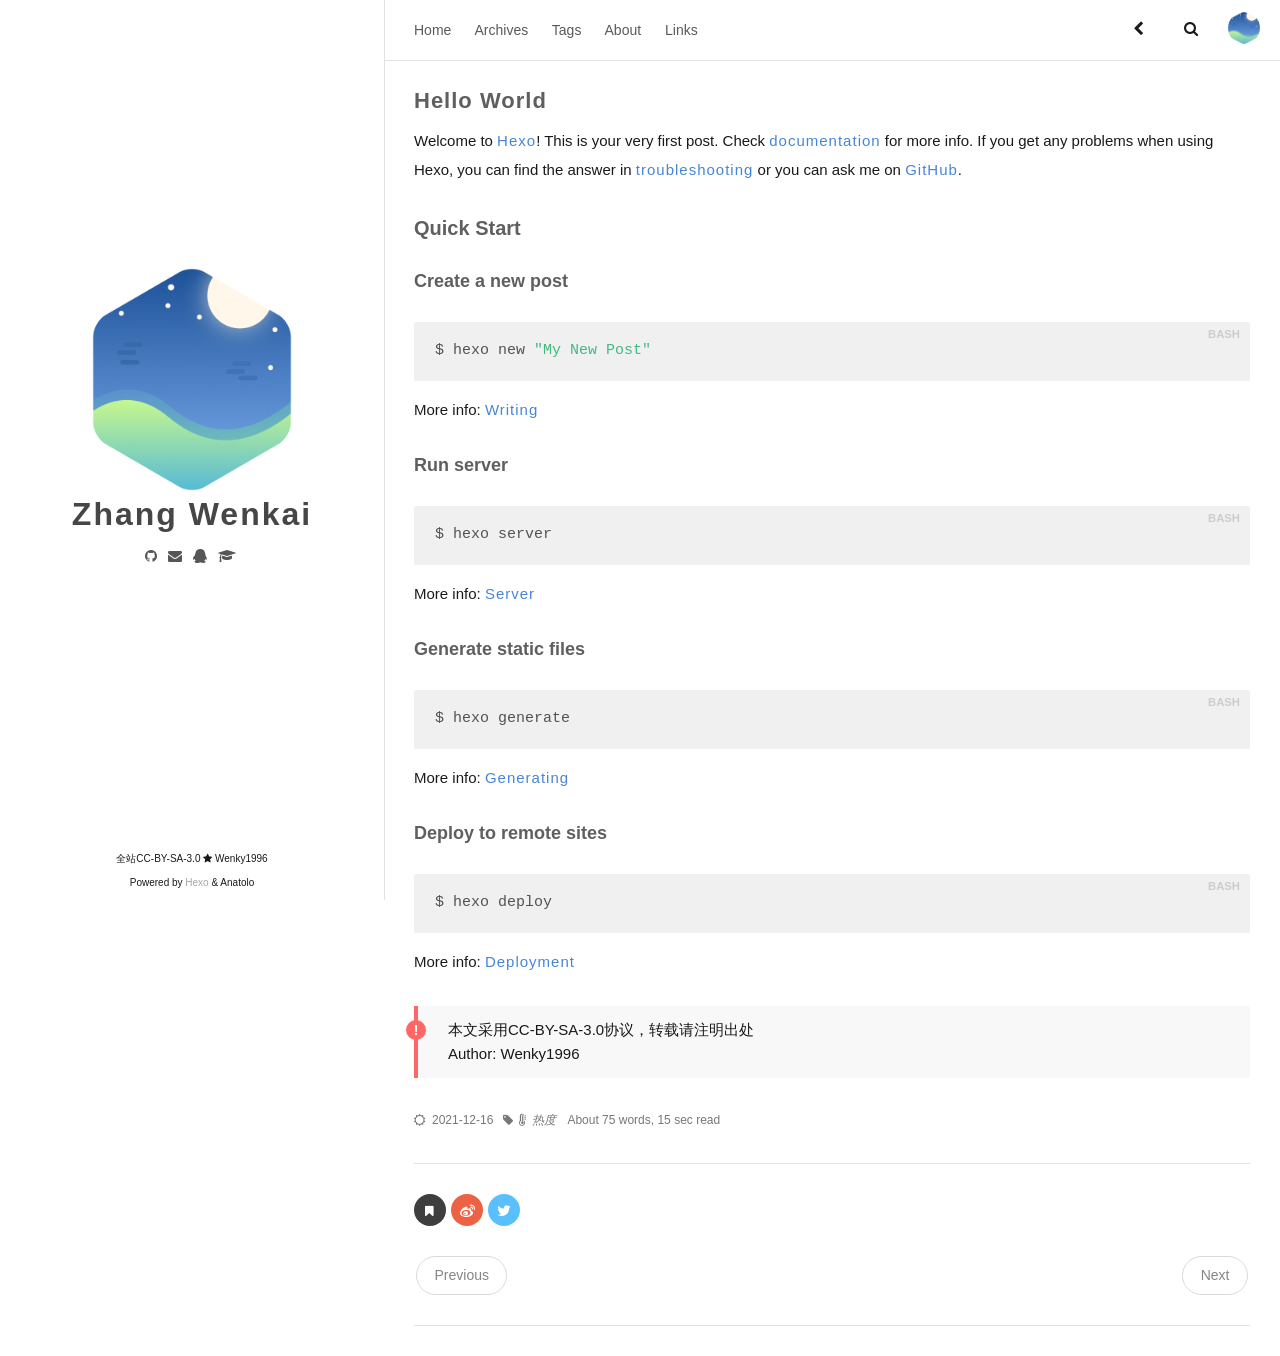
<file: 2021/12/16/hello-world/index.html>
<!DOCTYPE html><html lang="zh-CN"><head><meta charset="utf-8"><meta name="X-UA-Compatible" content="IE=edge"><meta name="author" content="Wenky1996"><title>Hello World · Zhang Wenkai</title><meta name="description" content="Welcome to Hexo! This is your very first post. Check documentation for more info. If you get any problems when using Hexo, you can find the answer in "><meta name="keywords" content="Blog,博客,Hexo"><meta content="width=device-width, initial-scale=1.0, maximum-scale=1.0, user-scalable=0" name="viewport"><meta content="yes" name="apple-mobile-web-app-capable"><meta content="black" name="apple-mobile-web-app-status-bar-style"><meta content="telephone=no" name="format-detection"><meta name="renderer" content="webkit"><link rel="shortcut icon" type="image/x-icon" href="/images/favicon.webp"><link rel="stylesheet" href="/css/style.css"><link rel="stylesheet" href="/css/blog_basic.css"><link rel="stylesheet" href="/css/font-awesome.min.css"><link rel="stylesheet" href="/css/insight.css"><link rel="stylesheet" href="/css/search.css"><link rel="alternate" type="application/atom+xml" title="ATOM 1.0" href="/atom.xml"><script src="/js/jquery.js"></script><meta name="generator" content="Hexo 5.4.0"></head><body><div class="page-top animated fadeInDown"><div class="nav"><li> <a href="/">Home</a></li><li> <a href="/archives">Archives</a></li><li> <a href="/tags">Tags</a></li><li> <a href="/about">About</a></li><li> <a href="/links">Links</a></li></div><div class="information"><div class="nav_right_btn"><li><a class="fa fa-chevron-left" onclick="window.history.go(-1)"> </a></li><li><a class="fa fa-search" onclick="openWindow();"></a></li></div><div class="avatar"><img src="/images/logo.webp"></div></div></div><div class="sidebar animated fadeInDown"><div class="sidebar-top"><div class="logo-title"><div class="title"><img src="/images/logo@2x.webp" style="width:200px;" alt="favicon"><h3 title=""><a href="/">Zhang Wenkai</a></h3></div><ul class="social-links"><li><a target="_blank" rel="noopener" href="https://github.com/Wenky1996"><i class="fa fa-github"></i></a></li><li><a href="mailto:wenkyjong1996@gmail.com"><i class="fa fa-envelope"></i></a></li><li><a target="_blank" rel="noopener" href="http://sighttp.qq.com/authd?IDKEY=1315618405"><i class="fa fa-qq"></i></a></li><li><a target="_blank" rel="noopener" href="https://www.zhihu.com/people/dian-zi-xin-xi-gong-cheng-15wenky"><i class="fa fa-mortar-board"></i></a></li></ul></div></div><div class="footer"><div class="p"> <span> 全站CC-BY-SA-3.0 </span><i class="fa fa-star"></i><span> Wenky1996</span></div><div class="by_farbox"><span>Powered by </span><a href="https://hexo.io/zh-cn/" target="_blank">Hexo </a><span> & </span><span>Anatolo </span></div><div class="beian"></div></div></div><div class="main"><div class="autopagerize_page_element"><div class="content"><div class="post-page"><div class="post animated fadeInDown"><div class="post-title"><h3><a>Hello World</a></h3></div><div class="post-content"><p><p>Welcome to <a target="_blank" rel="noopener" href="https://hexo.io/">Hexo</a>! This is your very first post. Check <a target="_blank" rel="noopener" href="https://hexo.io/docs/">documentation</a> for more info. If you get any problems when using Hexo, you can find the answer in <a target="_blank" rel="noopener" href="https://hexo.io/docs/troubleshooting.html">troubleshooting</a> or you can ask me on <a target="_blank" rel="noopener" href="https://github.com/hexojs/hexo/issues">GitHub</a>.</p>
<h2 id="Quick-Start"><a href="#Quick-Start" class="headerlink" title="Quick Start"></a>Quick Start</h2><h3 id="Create-a-new-post"><a href="#Create-a-new-post" class="headerlink" title="Create a new post"></a>Create a new post</h3><figure class="highlight bash"><table><tr><td class="gutter"><pre><span class="line">1</span><br></pre></td><td class="code"><pre><span class="line">$ hexo new <span class="string">&quot;My New Post&quot;</span></span><br></pre></td></tr></table></figure>

<p>More info: <a target="_blank" rel="noopener" href="https://hexo.io/docs/writing.html">Writing</a></p>
<h3 id="Run-server"><a href="#Run-server" class="headerlink" title="Run server"></a>Run server</h3><figure class="highlight bash"><table><tr><td class="gutter"><pre><span class="line">1</span><br></pre></td><td class="code"><pre><span class="line">$ hexo server</span><br></pre></td></tr></table></figure>

<p>More info: <a target="_blank" rel="noopener" href="https://hexo.io/docs/server.html">Server</a></p>
<h3 id="Generate-static-files"><a href="#Generate-static-files" class="headerlink" title="Generate static files"></a>Generate static files</h3><figure class="highlight bash"><table><tr><td class="gutter"><pre><span class="line">1</span><br></pre></td><td class="code"><pre><span class="line">$ hexo generate</span><br></pre></td></tr></table></figure>

<p>More info: <a target="_blank" rel="noopener" href="https://hexo.io/docs/generating.html">Generating</a></p>
<h3 id="Deploy-to-remote-sites"><a href="#Deploy-to-remote-sites" class="headerlink" title="Deploy to remote sites"></a>Deploy to remote sites</h3><figure class="highlight bash"><table><tr><td class="gutter"><pre><span class="line">1</span><br></pre></td><td class="code"><pre><span class="line">$ hexo deploy</span><br></pre></td></tr></table></figure>

<p>More info: <a target="_blank" rel="noopener" href="https://hexo.io/docs/one-command-deployment.html">Deployment</a></p>
</p><div class="tip">本文采用CC-BY-SA-3.0协议，转载请注明出处<br>Author: Wenky1996</div></div><div class="post-footer"><div class="meta"><div class="info"><i class="fa fa-sun-o"></i><span class="date">2021-12-16</span><i class="fa fa-tag"></i><span class="leancloud_visitors"></span><span>About 75 words, 15 sec  read</span></div></div></div></div><div class="share"><div class="evernote"><a class="fa fa-bookmark" href="" onclick="javascript:join_favorite()" ref="sidebar"></a></div><div class="weibo"><a class="fa fa-weibo" href="javascript:void((function(s,d,e){try{}catch(e){}var f='http://service.weibo.com/share/share.php?',u=d.location.href,p=['url=',e(u),'&amp;title=',e(d.title),'&amp;appkey=2924220432'].join('');function a(){if(!window.open([f,p].join(''),'mb',['toolbar=0,status=0,resizable=1,width=620,height=450,left=',(s.width-620)/2,',top=',(s.height-450)/2].join('')))u.href=[f,p].join('');};if(/Firefox/.test(navigator.userAgent)){setTimeout(a,0)}else{a()}})(screen,document,encodeURIComponent));"></a></div><div class="twitter"><a class="fa fa-twitter" target="_blank" rel="noopener" href="http://twitter.com/home?status=,http://example.com/2021/12/16/hello-world/,Zhang Wenkai,Hello World,;"></a></div></div><div class="pagination"><ul class="clearfix"><li class="pre pagbuttons"><a class="btn" role="navigation" href="/2022/02/27/about-me/" title="about_me">Previous</a></li><li class="next pagbuttons"><a class="btn" role="navigation" href="/2021/12/15/new-blog/" title="PlayTheGame系统使用说明">Next</a></li></ul></div><script src="/js/visitors.js"></script></div></div></div></div><script src="/js/jquery-migrate-1.2.1.min.js"></script><script src="/js/jquery.appear.js"></script><script src="/js/add-bookmark.js"></script><script>(function(window){var INSIGHT_CONFIG={TRANSLATION:{POSTS:"Posts",PAGES:"Pages",CATEGORIES:"Categories",TAGS:"Tags",UNTITLED:"(Untitled)",},CONTENT_URL:"/content.json",};window.INSIGHT_CONFIG=INSIGHT_CONFIG})(window);</script><script src="/js/insight.js" defer></script><div class="searchbox ins-search"><div class="searchbox-container ins-search-container"><div class="searchbox-input-wrapper"><input class="searchbox-input ins-search-input" type="text" placeholder="Search..."><span class="searchbox-close"><a class="fa fa-times-circle" onclick="closeWindow();"></a></span></div><div class="searchbox-result-wrapper ins-section-wrapper"><div class="ins-section-container"><p>Seraching...</p></div></div></div></div></body></html>
</file>
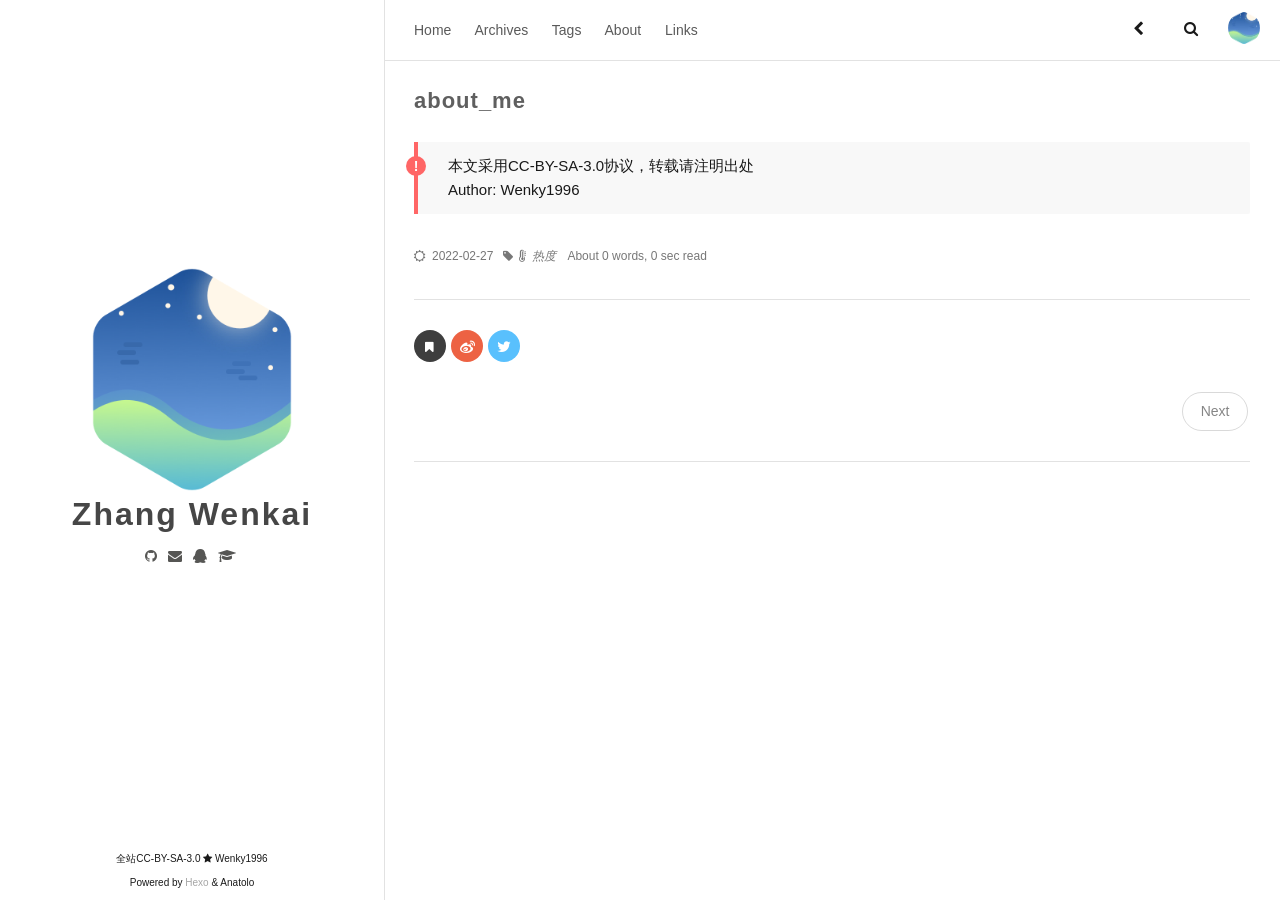
<file: 2022/02/27/about-me/index.html>
<!DOCTYPE html><html lang="zh-CN"><head><meta charset="utf-8"><meta name="X-UA-Compatible" content="IE=edge"><meta name="author" content="Wenky1996"><title>about_me · Zhang Wenkai</title><meta name="description" content=""><meta name="keywords" content="Blog,博客,Hexo"><meta content="width=device-width, initial-scale=1.0, maximum-scale=1.0, user-scalable=0" name="viewport"><meta content="yes" name="apple-mobile-web-app-capable"><meta content="black" name="apple-mobile-web-app-status-bar-style"><meta content="telephone=no" name="format-detection"><meta name="renderer" content="webkit"><link rel="shortcut icon" type="image/x-icon" href="/images/favicon.webp"><link rel="stylesheet" href="/css/style.css"><link rel="stylesheet" href="/css/blog_basic.css"><link rel="stylesheet" href="/css/font-awesome.min.css"><link rel="stylesheet" href="/css/insight.css"><link rel="stylesheet" href="/css/search.css"><link rel="alternate" type="application/atom+xml" title="ATOM 1.0" href="/atom.xml"><script src="/js/jquery.js"></script><meta name="generator" content="Hexo 5.4.0"></head><body><div class="page-top animated fadeInDown"><div class="nav"><li> <a href="/">Home</a></li><li> <a href="/archives">Archives</a></li><li> <a href="/tags">Tags</a></li><li> <a href="/about">About</a></li><li> <a href="/links">Links</a></li></div><div class="information"><div class="nav_right_btn"><li><a class="fa fa-chevron-left" onclick="window.history.go(-1)"> </a></li><li><a class="fa fa-search" onclick="openWindow();"></a></li></div><div class="avatar"><img src="/images/logo.webp"></div></div></div><div class="sidebar animated fadeInDown"><div class="sidebar-top"><div class="logo-title"><div class="title"><img src="/images/logo@2x.webp" style="width:200px;" alt="favicon"><h3 title=""><a href="/">Zhang Wenkai</a></h3></div><ul class="social-links"><li><a target="_blank" rel="noopener" href="https://github.com/Wenky1996"><i class="fa fa-github"></i></a></li><li><a href="mailto:wenkyjong1996@gmail.com"><i class="fa fa-envelope"></i></a></li><li><a target="_blank" rel="noopener" href="http://sighttp.qq.com/authd?IDKEY=1315618405"><i class="fa fa-qq"></i></a></li><li><a target="_blank" rel="noopener" href="https://www.zhihu.com/people/dian-zi-xin-xi-gong-cheng-15wenky"><i class="fa fa-mortar-board"></i></a></li></ul></div></div><div class="footer"><div class="p"> <span> 全站CC-BY-SA-3.0 </span><i class="fa fa-star"></i><span> Wenky1996</span></div><div class="by_farbox"><span>Powered by </span><a href="https://hexo.io/zh-cn/" target="_blank">Hexo </a><span> & </span><span>Anatolo </span></div><div class="beian"></div></div></div><div class="main"><div class="autopagerize_page_element"><div class="content"><div class="post-page"><div class="post animated fadeInDown"><div class="post-title"><h3><a>about_me</a></h3></div><div class="post-content"><p></p><div class="tip">本文采用CC-BY-SA-3.0协议，转载请注明出处<br>Author: Wenky1996</div></div><div class="post-footer"><div class="meta"><div class="info"><i class="fa fa-sun-o"></i><span class="date">2022-02-27</span><i class="fa fa-tag"></i><span class="leancloud_visitors"></span><span>About 0 words, 0 sec  read</span></div></div></div></div><div class="share"><div class="evernote"><a class="fa fa-bookmark" href="" onclick="javascript:join_favorite()" ref="sidebar"></a></div><div class="weibo"><a class="fa fa-weibo" href="javascript:void((function(s,d,e){try{}catch(e){}var f='http://service.weibo.com/share/share.php?',u=d.location.href,p=['url=',e(u),'&amp;title=',e(d.title),'&amp;appkey=2924220432'].join('');function a(){if(!window.open([f,p].join(''),'mb',['toolbar=0,status=0,resizable=1,width=620,height=450,left=',(s.width-620)/2,',top=',(s.height-450)/2].join('')))u.href=[f,p].join('');};if(/Firefox/.test(navigator.userAgent)){setTimeout(a,0)}else{a()}})(screen,document,encodeURIComponent));"></a></div><div class="twitter"><a class="fa fa-twitter" target="_blank" rel="noopener" href="http://twitter.com/home?status=,http://example.com/2022/02/27/about-me/,Zhang Wenkai,about_me,;"></a></div></div><div class="pagination"><ul class="clearfix"><li class="next pagbuttons"><a class="btn" role="navigation" href="/2021/12/16/hello-world/" title="Hello World">Next</a></li></ul></div><script src="/js/visitors.js"></script></div></div></div></div><script src="/js/jquery-migrate-1.2.1.min.js"></script><script src="/js/jquery.appear.js"></script><script src="/js/add-bookmark.js"></script><script>(function(window){var INSIGHT_CONFIG={TRANSLATION:{POSTS:"Posts",PAGES:"Pages",CATEGORIES:"Categories",TAGS:"Tags",UNTITLED:"(Untitled)",},CONTENT_URL:"/content.json",};window.INSIGHT_CONFIG=INSIGHT_CONFIG})(window);</script><script src="/js/insight.js" defer></script><div class="searchbox ins-search"><div class="searchbox-container ins-search-container"><div class="searchbox-input-wrapper"><input class="searchbox-input ins-search-input" type="text" placeholder="Search..."><span class="searchbox-close"><a class="fa fa-times-circle" onclick="closeWindow();"></a></span></div><div class="searchbox-result-wrapper ins-section-wrapper"><div class="ins-section-container"><p>Seraching...</p></div></div></div></div></body></html>
</file>
<file: css/style.css>
@charset "UTF-8";
html {
  background-color: #fff;
  -webkit-font-smoothing: antialiased;
}
body {
  color: rgba(0,0,0,0.9);
  font-family: 'PingHei', 'PingFang SC', Helvetica Neue, 'Work Sans', 'Hiragino Sans GB', 'Microsoft YaHei', SimSun, sans-serif;
  font-size: 15px;
  width: 100%;
  margin: 0 auto 30px auto;
  background-color: #fff;
}
p {
  line-height: 1.9em;
  font-weight: 400;
  font-size: 15px;
}
a {
  text-decoration: none;
}
a:link,
a:visited {
  opacity: 1;
  -webkit-transition: all 0.15s linear;
  -moz-transition: all 0.15s linear;
  -o-transition: all 0.15s linear;
  -ms-transition: all 0.15s linear;
  transition: all 0.15s linear;
  color: #424242;
}
a:hover,
a:active {
  color: #4786d6;
}
/*basic styles ends*/
/*animation starts*/
.animated {
  -webkit-animation-fill-mode: both;
  -moz-animation-fill-mode: both;
  -ms-animation-fill-mode: both;
  -o-animation-fill-mode: both;
  animation-fill-mode: both;
  -webkit-animation-duration: 1s;
  -moz-animation-duration: 1s;
  -ms-animation-duration: 1s;
  -o-animation-duration: 1s;
  animation-duration: 1s;
}
.animated.hinge {
  -webkit-animation-duration: 1s;
  -moz-animation-duration: 1s;
  -ms-animation-duration: 1s;
  -o-animation-duration: 1s;
  animation-duration: 1s;
}
@-webkit-keyframes fadeInDown {
  0% {
    opacity: 0;
    -webkit-transform: translateY(-20px);
  }
  100% {
    opacity: 1;
    -webkit-transform: translateY(0);
  }
}
@-moz-keyframes fadeInDown {
  0% {
    opacity: 0;
    -moz-transform: translateY(-20px);
  }
  100% {
    opacity: 1;
    -moz-transform: translateY(0);
  }
}
@-o-keyframes fadeInDown {
  0% {
    opacity: 0;
    -o-transform: translateY(-20px);
  }
  100% {
    opacity: 1;
    -o-transform: translateY(0);
  }
}
.fadeInDown {
  -webkit-animation-name: fadeInDown;
  -moz-animation-name: fadeInDown;
  -o-animation-name: fadeInDown;
  animation-name: fadeInDown;
}
/*animation ends*/
.content {
  height: auto;
  float: right;
  width: 70%;
  margin-top: 60px;
}
.page-top {
  width: 70%;
  position: fixed;
  right: 0;
  z-index: 3;
  background-color: #fff;
  height: 60px;
  border-bottom: 1px solid #e2e2e2;
}
.page-top .nav {
  list-style: none;
  padding: 18px 30px;
  float: left;
  font-size: 14px;
}
.page-top .nav li {
  position: relative;
  display: initial;
  padding-right: 20px;
}
.page-top .nav a {
  color: #5a5a5a;
}
.page-top .nav a:hover {
  color: #4786d6;
}
.page-top .nav a.current {
  color: #5a5a5a;
  padding-bottom: 20px;
  border-bottom: 2px solid #4786d6;
}
.page-top .information {
  float: right;
  padding-top: 12px;
  padding-right: 20px;
}
.page-top .information .avatar {
  float: right;
}
.page-top .information .avatar img {
  width: 32px;
  height: 32px;
  border-radius: 300px;
}
.page-top .information .nav_right_btn {
  float: left;
  padding-top: 5px;
  margin-right: -10px;
}
.page-top .information .nav_right_btn li {
  display: initial;
  padding-right: 40px;
}
.sidebar {
  width: 30%;
  -webkit-background-size: cover;
  background-size: cover;
  background-color: #fff;
  height: 100%;
  transition: 0.8s;
  top: 0;
  left: 0;
  position: fixed;
  z-index: 4;
  border-right: 1px solid #e2e2e2;
}
.sidebar .logo-title {
  text-align: center;
  margin-top: -50px;
}
.sidebar .logo-title .description {
  font-size: 14px;
  color: #565654;
}
.sidebar .logo-title .logo {
  margin: 0 auto;
}
.sidebar .logo-title .title h3 {
  text-transform: none;
  font-size: 2rem;
  font-weight: bold;
  letter-spacing: 2px;
  line-height: 1;
  margin: 0;
}
.sidebar .logo-title .title a {
  text-decoration: none;
  color: #464646;
  font-size: 2rem;
  font-weight: bold;
}
.sidebar .social-links {
  list-style: none;
  padding: 0;
  font-size: 14px;
  text-align: center;
}
.sidebar .social-links i {
  margin-right: 3px;
}
.sidebar .social-links li {
  display: inline;
  padding: 0 4px;
  line-height: 0;
}
.sidebar .social-links a {
  color: #565654;
}
.sidebar .social-links a:hover {
  color: #4786d6;
}
.sidebar-top {
  margin: auto 0;
  display: flex;
  flex-direction: column;
  justify-content: center;
  height: 100%;
}
.sidebar-top .ltr {
  text-align: center;
}
.card {
  margin-left: 5px;
}
.post {
  background-color: #fff;
  margin: 30px;
}
.post .post-title h1 {
  text-transform: none;
  font-size: 30px;
  letter-spacing: 5px;
  line-height: 1;
}
.post .post-title h2 {
  text-transform: none;
  letter-spacing: 1px;
  font-size: 28px;
  line-height: 1;
  font-weight: 600;
  color: #5f5f5f;
}
.post .post-title h3 {
  text-transform: none;
  letter-spacing: 1px;
  line-height: 1;
  font-weight: 600;
  color: #111;
  font-size: 22px;
  margin: 0;
}
.post .post-title a {
  text-decoration: none;
  letter-spacing: 1px;
  color: #5f5f5f;
}
.post .post-title a:hover {
  text-decoration: underline;
}
.post .post-content a {
  text-decoration: none;
  letter-spacing: 1px;
  color: #4786d6;
}
.post .post-content a:hover {
  color: #2f69b3;
}
.post .post-content h1 {
  color: #5f5f5f;
  font-size: 22px;
  font-weight: 600;
}
.post .post-content h2 {
  color: #5f5f5f;
  font-size: 20px;
}
.post .post-content h3 {
  color: #5f5f5f;
  font-size: 18px;
  font-weight: 600;
}
.post .post-content h4 {
  color: #5f5f5f;
  font-size: 17px;
}
.post .post-content h5 {
  color: #5f5f5f;
  font-size: 16px;
  font-weight: 600;
}
.post .post-content h6 {
  color: #5f5f5f;
  font-size: 15px;
}
.post .post-footer {
  padding: 0 0 30px 0;
  border-bottom: 1px solid #e2e2e2;
}
.post .post-footer .meta {
  max-width: 100%;
  height: 25px;
  color: #777;
}
.post .post-footer .meta .info {
  float: left;
  font-size: 12px;
}
.post .post-footer .meta .info .date {
  margin-right: 10px;
}
.post .post-footer .meta a {
  text-decoration: none;
  color: #777;
  padding-right: 10px;
}
.post .post-footer .meta a:hover {
  color: #4786d6;
}
.post .post-footer .meta i {
  margin-right: 6px;
}
.post .post-footer .tags {
  padding-bottom: 15px;
  font-size: 13px;
}
.post .post-footer .tags ul {
  list-style-type: none;
  display: inline;
  margin: 0;
  padding: 0;
}
.post .post-footer .tags ul li {
  list-style-type: none;
  margin: 0;
  padding-right: 5px;
  display: inline;
}
.post .post-footer .tags a {
  text-decoration: none;
  color: rgba(0,0,0,0.44);
  font-weight: 400;
}
.post .post-footer .tags a:hover {
  text-decoration: none;
}
.pagination {
  margin: 30px;
  padding: 0px 0 56px 0;
  border-bottom: 1px solid #e2e2e2;
}
.pagination ul {
  list-style: none;
  margin: 0;
  padding: 0;
  height: 13px;
}
.pagination ul li {
  margin: 0 2px 0 2px;
  display: inline;
  line-height: 1;
}
.pagination ul li a {
  text-decoration: none;
}
.pagination .pre {
  float: left;
}
.pagination .next {
  float: right;
}
.like-reblog-buttons {
  float: right;
}
.like-button {
  float: right;
  padding: 0 0 0 10px;
}
.reblog-button {
  float: right;
  padding: 0;
}
#install-btn {
  position: fixed;
  bottom: 0px;
  right: 6px;
}
#disqus_thread {
  margin: 30px;
  border-bottom: 1px solid #e2e2e2;
}
.footer {
  clear: both;
  text-align: center;
  font-size: 10px;
  margin: 0 auto;
  bottom: 0;
  position: absolute;
  width: 100%;
  padding-bottom: 5px;
  background: #fff;
}
.footer a {
  color: #a6a6a6;
}
.footer a:hover {
  color: #4786d6;
}
/*for archive*/
.archive {
  width: 100%;
}
.list-with-title {
  font-size: 15px;
  margin: 30px;
  padding: 0;
  line-height: 25px;
}
.list-with-title li {
  list-style-type: none;
  padding: 0;
}
.list-with-title .listing-title {
  font-size: 24px;
  color: #666;
  font-weight: 600;
  line-height: 2.2em;
}
.list-with-title .listing {
  padding: 0;
}
.list-with-title .listing .listing-post {
  padding-bottom: 5px;
}
.list-with-title .listing .listing-post .post-time {
  float: right;
  color: #c5c5c5;
}
.list-with-title .listing .listing-post a {
  color: #8f8f8f;
}
.list-with-title .listing .listing-post a:hover {
  color: #4786d6;
}
/* share */
.share {
  margin: 0px 30px;
  display: inline-flex;
}
.evernote {
  width: 32px;
  height: 32px;
  border-radius: 300px;
  background-color: #3e3e3e;
  margin-right: 5px;
}
.evernote a {
  color: #fff;
  padding: 11px;
  font-size: 12px;
}
.evernote a:hover {
  color: #ed6243;
  padding: 11px;
}
.weibo {
  width: 32px;
  height: 32px;
  border-radius: 300px;
  background-color: #ed6243;
  margin-right: 5px;
}
.weibo a {
  color: #fff;
  padding: 9px;
}
.weibo a:hover {
  color: #bd4226;
}
.twitter {
  width: 32px;
  height: 32px;
  border-radius: 300px;
  background-color: #59c0fd;
  margin-right: 5px;
}
.twitter a {
  color: #fff;
  padding: 9px;
}
.twitter a:hover {
  color: #4b9ece;
}
/* about */
.about {
  margin: 30px;
}
.about h3 {
  font-size: 22px;
}
/* links*/
.links {
  margin: 30px;
}
.links h3 {
  font-size: 22px;
}
.links a {
  cursor: pointer;
}
/* Comment style */
.comment-count {
  color: #666;
}
.tab-community {
  color: #666;
}
.read_more {
  font-size: 14px;
}
.back-button {
  padding-top: 30px;
  max-width: 100px;
  padding-left: 40px;
  float: left;
}
/* 默认评论样式 */
#fb_comments_container {
  margin: 30px;
}
/* button style */
a.btn {
  color: #868686;
  font-weight: 400;
}
.btn {
  display: inline-block;
  position: relative;
  outline: 0;
  color: rgba(0,0,0,0.44);
  background: rgba(0,0,0,0);
  font-size: 14px;
  text-align: center;
  text-decoration: none;
  cursor: pointer;
  border: 1px solid rgba(0,0,0,0.15);
  white-space: nowrap;
  font-weight: 400;
  font-style: normal;
  border-radius: 999em;
}
.btn:hover {
  display: inline-block;
  position: relative;
  outline: 0px;
  color: #464545;
  background: transparent;
  font-size: 14px;
  text-align: center;
  text-decoration: none;
  cursor: pointer;
  border: 1px solid #464545;
  white-space: nowrap;
  font-weight: 400;
  font-style: normal;
  border-radius: 999em;
}
[role="back"] {
  padding: 0.5em 1.25em;
  line-height: 1.666em;
}
[role="home"] {
  padding: 0.5em 1.25em;
  line-height: 1.666em;
}
[role="navigation"] {
  padding: 0.5em 1.25em;
  line-height: 1.666em;
}
[role="tags"] {
  padding: 6px 12px;
}
/* Menu样式 */
.menu {
  float: right;
  padding-top: 30px;
}
.menu .btn-down {
  margin: 0px;
}
.menu .btn-down li {
  list-style: none;
  width: 100px;
}
.menu .btn-down li a {
  display: inline-block;
  position: relative;
  padding: 0.5em 1.25em;
  outline: 0;
  color: rgba(0,0,0,0.44);
  background: rgba(0,0,0,0);
  font-size: 14px;
  text-align: center;
  text-decoration: none;
  cursor: pointer;
  border: 1px solid rgba(0,0,0,0.15);
  white-space: nowrap;
  font-weight: 400;
  font-style: normal;
  border-radius: 999em;
  margin-top: 5px;
}
.menu .btn-down li a:hover {
  position: relative;
  padding: 0.5em 1.25em;
  outline: 0;
  color: #fff;
  background: #3cbd10;
  font-size: 14px;
  text-align: center;
  text-decoration: none;
  cursor: pointer;
  border: 1px solid rgba(0,0,0,0.15);
  white-space: nowrap;
  font-weight: 400;
  font-style: normal;
  border-radius: 999em;
  margin-top: 5px;
}
.menu .btn-down div {
  position: absolute;
  visibility: hidden;
  width: 100px;
  float: right;
}
.page_404 {
  text-align: center;
  padding-top: 50px;
}
/* Tag style */
.tag_btn {
  align-items: center;
  border-radius: 4px;
  color: #4a4a4a;
  display: inline-flex;
  font-size: 0.9rem;
  height: 2em;
  justify-content: center;
  line-height: 1.5;
  padding-left: 0.75em;
  padding-right: 0em;
  white-space: nowrap;
  margin: 10px;
}
.tag_btn .is-grey {
  padding-right: 0.75em;
  background-color: #e0e0e0;
}
/* TOC style */
.tocmenu {
  align-items: center;
  border-top: 1px solid #f0f0f0;
  text-align: center;
  font-size: 13px;
  margin: 0 auto;
  width: 100%;
  list-style: none;
  position: relative;
}
.toclist {
/* width: max-content; */
  border-top: none;
  padding: 0px 30px;
  display: inline-block;
  text-align: left;
  overflow-y: auto;
  max-height: 250px;
}
.toclist::-webkit-scrollbar {
  width: 2px;
  color: #4786d6;
  height: auto;
}
.toclist::-webkit-scrollbar-thumb {
  color: #4786d6;
  background-color: #4786d6;
}
.toclist-item {
  list-style: none;
}
@media screen and (max-width: 960px) {
  .sidebar {
    width: 100%;
    height: auto;
    position: relative;
    border-right: none;
    z-index: 1;
    top: auto;
  }
  .sidebar .logo-title {
    padding-top: 120px;
    margin-top: 0;
  }
  .sidebar .logo-title .title img {
    width: 100px;
  }
  .sidebar .logo-title .title h3 {
    font-size: 20px;
  }
  .page-top {
    width: 100%;
  }
  .post-title h3 {
    line-height: 1.6;
  }
  .content {
    margin-top: 0px;
    top: auto;
    width: 100%;
    z-index: 2;
/* position: absolute; */
  }
  .footer {
    display: none;
  }
  .share {
    display: grid;
  }
  .tocmenu {
    border-bottom: 1px solid #f0f0f0;
    position: relative;
  }
  .toclist {
    height: auto;
    max-height: max-content;
  }
}
@-moz-keyframes fadeInDown {
  0% {
    opacity: 0;
    transform: translateY(-20px);
  }
  100% {
    opacity: 1;
    transform: translateY(0);
  }
}
@-webkit-keyframes fadeInDown {
  0% {
    opacity: 0;
    transform: translateY(-20px);
  }
  100% {
    opacity: 1;
    transform: translateY(0);
  }
}
@-o-keyframes fadeInDown {
  0% {
    opacity: 0;
    transform: translateY(-20px);
  }
  100% {
    opacity: 1;
    transform: translateY(0);
  }
}
@keyframes fadeInDown {
  0% {
    opacity: 0;
    transform: translateY(-20px);
  }
  100% {
    opacity: 1;
    transform: translateY(0);
  }
}
</file>
<file: css/blog_basic.css>
.post-content .tip {
  position: relative;
  margin: 2em 0;
  padding: 12px 24px 12px 30px;
  border-left: 4px solid #f66;
  border-top-right-radius: 2px;
  border-bottom-right-radius: 2px;
  background-color: #f8f8f8;
}
.post-content .tip:before {
  position: absolute;
  top: 14px;
  left: -12px;
  content: "!";
  width: 20px;
  height: 20px;
  border-radius: 100%;
  color: #fff;
  font-size: 14px;
  line-height: 20px;
  font-weight: bold;
  text-align: center;
  background-color: #f66;
  font-family: 'Dosis', 'Source Sans Pro', 'Helvetica Neue', Arial, sans-serif;
}
.content>.post>.post-content>p {
  word-wrap: break-word;
  word-break: break-all;
}
#ds-thread,
#disqus_thread,
#cloud-tie-wrapper {
  margin: 0 30px !important;
}
pre {
  font-size: 15px;
  background-color: #f0f0f0 !important;
  font-family: "mononoki", "Consolas", 'Roboto Mono', 'Lucida Console', 'Trebuchet MS', 'Courier New', 'Monaco', 'courier', 'PingFang SC', 'Hiragino Sans GB', 'Microsoft Jhenghei', 'Microsoft YaHei', monospace !important;
}
figure.highlight {
  position: relative !important;
  margin: 1em 0 !important;
  border-radius: 2px !important;
  line-height: 1.1em !important;
  background-color: #f8f8f8 !important;
  overflow-x: auto !important;
}
figure.highlight table,
figure.highlight tr,
figure.highlight td {
  width: 100% !important;
  border-collapse: collapse !important;
  padding: 0 !important;
  margin: 0 !important;
}
figure.highlight .gutter {
  display: none !important;
}
figure.highlight .code pre {
  padding: 1.2em 1.4em !important;
  line-height: 1.5em !important;
  margin: 0 !important;
}
figure.highlight.html .code:after,
figure.highlight.js .code:after,
figure.highlight.bash .code:after,
figure.highlight.css .code:after,
figure.highlight.scss .code:after,
figure.highlight.diff .code:after,
figure.highlight.java .code:after,
figure.highlight.xml .code:after,
figure.highlight.python .code:after,
figure.highlight.json .code:after,
figure.highlight.swift .code:after,
figure.highlight.ruby .code:after,
figure.highlight.perl .code:after,
figure.highlight.php .code:after,
figure.highlight.c .code:after,
figure.highlight.cpp .code:after {
  position: absolute !important;
  top: 0 !important;
  right: 0 !important;
  color: #ccc !important;
  text-align: right !important;
  font-size: 0.75em !important;
  padding: 5px 10px 0 !important;
  line-height: 15px !important;
  height: 15px !important;
  font-weight: 600 !important;
}
figure.highlight.html .code:after {
  content: "HTML";
}
figure.highlight.js .code:after {
  content: "JS";
}
figure.highlight.bash .code:after {
  content: "BASH";
}
figure.highlight.css .code:after {
  content: "CSS";
}
figure.highlight.scss .code:after {
  content: "SCSS";
}
figure.highlight.diff .code:after {
  content: "DIFF";
}
figure.highlight.java .code:after {
  content: "JAVA";
}
figure.highlight.xml .code:after {
  content: "XML";
}
figure.highlight.python .code:after {
  content: "PYTHON";
}
figure.highlight.json .code:after {
  content: "JSON";
}
figure.highlight.swift .code:after {
  content: "SWIFT";
}
figure.highlight.ruby .code:after {
  content: "RUBY";
}
figure.highlight.perl .code:after {
  content: "PERL";
}
figure.highlight.php .code:after {
  content: "PHP";
}
figure.highlight.c .code:after {
  content: "C";
}
figure.highlight.java .code:after {
  content: "JAVA";
}
figure.highlight.cpp .code:after {
  content: "CPP";
}
figure.highlight.cpp .code:after {
  content: 'C++';
}
pre {
  color: #525252 !important;
}
pre .function .keyword,
pre .constant {
  color: #0092db !important;
}
pre .keyword,
pre .attribute {
  color: #e96900 !important;
}
pre .number,
pre .literal {
  color: #ae81ff !important;
}
pre .tag,
pre .tag .title,
pre .change,
pre .winutils,
pre .flow,
pre .lisp .title,
pre .clojure .built_in,
pre .nginx .title,
pre .tex .special {
  color: #2973b7 !important;
}
pre .symbol,
pre .symbol .string,
pre .value,
pre .regexp {
  color: #42b983 !important;
}
pre .title {
  color: #83b917 !important;
}
pre .tag .value,
pre .string,
pre .subst,
pre .haskell .type,
pre .preprocessor,
pre .ruby .class .parent,
pre .built_in,
pre .sql .aggregate,
pre .django .template_tag,
pre .django .variable,
pre .smalltalk .class,
pre .javadoc,
pre .django .filter .argument,
pre .smalltalk .localvars,
pre .smalltalk .array,
pre .attr_selector,
pre .pseudo,
pre .addition,
pre .stream,
pre .envvar,
pre .apache .tag,
pre .apache .cbracket,
pre .tex .command,
pre .prompt {
  color: #42b983 !important;
}
pre .comment,
pre .java .annotation,
pre .python .decorator,
pre .template_comment,
pre .pi,
pre .doctype,
pre .shebang,
pre .apache .sqbracket,
pre .tex .formula {
  color: #b3b3b3 !important;
}
pre .deletion {
  color: #ba4545 !important;
}
pre .coffeescript .javascript,
pre .javascript .xml,
pre .tex .formula,
pre .xml .javascript,
pre .xml .vbscript,
pre .xml .css,
pre .xml .cdata {
  opacity: 0.5 !important;
}
html {
  height: 100%;
  max-height: 100%;
  padding: 0;
  margin: 0;
}
body {
  padding: 0;
  margin: 0;
  line-height: 1.6em;
}
.clear {
  clear: both;
  display: block;
  overflow: hidden;
  visibility: hidden;
  width: 0;
  height: 0;
}
h1,
h2,
h3,
h4,
h5,
h6 {
  text-rendering: optimizeLegibility;
  line-height: 1;
  margin: 2rem 0;
}
h1 {
  font-size: 2.1rem;
  line-height: 1.2em;
}
h2 {
  font-size: 1.9rem;
  line-height: 1.2em;
}
h3 {
  font-size: 1.75rem;
}
h4 {
  font-size: 1.3rem;
}
h5 {
  font-size: 1.2rem;
}
h6 {
  font-size: 1.1rem;
}
img {
  max-width: 100%;
  height: auto;
}
p,
ul,
ol,
dl {
  margin: 1em 0;
}
ol ol,
ul ul,
ul ol,
ol ul {
  margin: 0.4em 0;
}
ol.toclist-child {
  padding-inline-start: 15px;
}
ul p,
ol p,
li p,
.content li p,
blockquote p,
.content blockquote p,
.post blockquote p,
.post li p {
  margin: 0;
  overflow: visible;
}
a img {
  border: none;
}
dl dt {
  float: left;
  width: 180px;
  overflow: hidden;
  clear: left;
  text-align: right;
  text-overflow: ellipsis;
  white-space: nowrap;
  font-weight: bold;
  margin-bottom: 1em;
}
dl dd {
  margin-left: 200px;
  margin-bottom: 1em;
}
hr {
  display: block;
  height: 1px;
  border: 0;
  border-top: 1px solid #efefef;
  margin: 3.2em 0;
  padding: 0;
}
blockquote {
  box-sizing: border-box;
  margin: 1.6em 0 1.6em 0em;
  padding: 0 0 0 1.6em;
  border-left: #f66 0.5em solid;
  background-color: #f8f8f8;
}
blockquote p {
  margin: 0.8em 0;
  padding: 1em 0;
}
blockquote small {
  display: inline-block;
  margin: 0.8em 0 0.8em 1.5em;
  font-size: 0.9em;
  color: #ccc;
}
blockquote small:before {
  content: '\2014 \00A0';
}
blockquote cite {
  font-weight: bold;
}
blockquote cite a {
  font-weight: normal;
}
mark {
  background-color: #ffc336;
}
code,
tt {
  padding: 1px 3px;
  font-family: Inconsolata, monospace, sans-serif;
  font-size: 0.95em;
  white-space: pre-wrap;
  border: 1px solid #e3edf3;
  background: #f7f7f9;
  color: #d14;
  border-radius: 2px;
}
/**
                      pre {
                        -moz-box-sizing: border-box;
                        box-sizing: border-box;
                        margin: 1.6em 0;
                        border: 1px solid #E3EDF3;
                        width: 100%;
                        padding: 10px;
                        font-family: Inconsolata, monospace, sans-serif;
                        font-size: 0.9em;
                        white-space: pre;
                        overflow: auto;
                        background: #F7FAFB;
                        border-radius: 3px; }

                        pre code, tt {
                          font-size: inherit;
                          white-space: -moz-pre-wrap;
                          white-space: pre-wrap;
                          background: transparent;
                          border: none;
                          color: #333;
                          padding: 0; }

                          kbd {
                            display: inline-block;
                            margin-bottom: 0.4em;
                            padding: 1px 8px;
                            border: #ccc 1px solid;
                            color: #666;
                            text-shadow: #fff 0 1px 0;
                            font-size: 0.9em;
                            font-weight: bold;
                            background: #f4f4f4;
                            border-radius: 4px;
                            box-shadow: 0 1px 0 rgba(0, 0, 0, 0.2), 0 1px 0 0 white inset; }

                            table {
                              -moz-box-sizing: border-box;
                              box-sizing: border-box;
                              margin: 1em 0;
                              width: 100%;
                              max-width: 100%;
                              border-width: 1px;
                              border-style: solid;
                              background-color: transparent; }

                              table, table tr, table tr td, table tr th {
                                border-color: #e5e5e5; }

                                table th {
                                  color: #666666;
                                  background-color: #fdfdfd; }

                                  tr th {
                                    border-bottom-width: 1px;
                                    border-bottom-style: solid;
                                    text-align: left; }

                                    tr th, tr td {
                                      padding: 5px 20px;
                                      border-right: 1px solid;
                                      font-size: 1rem; }

                                      tr th:last-child, tr td:last-child {
                                        border-right: 0px; }

                                        table th {
                                          font-weight: bold; }

                                          table tbody > tr:nth-child(odd) > td, table tbody > tr:nth-child(odd) > th {
                                            background-color: #f9f9f9; }

                                            .gist {
                                              font-size: 12px; }
                                              .gist table {
                                                margin: 0;
                                                width: auto; }
                                                .gist table pre {
                                                  font-size: 12px; }
                                                  .gist table .line-numbers {
                                                    font-size: 12px; }
**/
.toc {
  border: 1px solid #f0f0f0;
  margin-bottom: 20px;
  padding: 10px 30px;
}
#fb_comments_container {
  overflow: hidden;
  margin: 0 auto;
}
#fb_comments_container #fb_comments {
  list-style-type: none;
  padding: 0;
}
#fb_comments_container #fb_comments h1 {
  font-size: 1.3em;
}
#fb_comments_container #fb_comments h2 {
  font-size: 1.2em;
}
#fb_comments_container #fb_comments h3 {
  font-size: 1.1em;
}
#fb_comments_container #fb_comments h4,
#fb_comments_container #fb_comments h5,
#fb_comments_container #fb_comments h6 {
  font-size: 1.05em;
}
#fb_comments_container #fb_comments .comment {
  position: relative;
  padding: 25px 0;
  border-bottom: 1px solid rgba(150,150,150,0.2);
  *border-bottom: 1px solid #f0f0f0;
}
#fb_comments_container #fb_comments .comment .avatar {
  position: absolute;
  top: 25px;
  left: 0;
  width: 50px;
  float: left;
}
#fb_comments_container #fb_comments .comment .avatar img {
  width: 48px;
  border: none;
  border-radius: 5px;
  margin: 0;
}
#fb_comments_container #fb_comments .comment .comment_body,
#fb_comments_container #fb_comments .comment .c_content {
  margin-left: 70px;
  display: block;
}
#fb_comments_container #fb_comments .comment .comment_body p,
#fb_comments_container #fb_comments .comment .c_content p {
  margin: 5px 0 15px 0;
  padding: 0;
  line-height: 1.8;
}
#fb_comments_container #fb_comments .comment .comment_body .author,
#fb_comments_container #fb_comments .comment .c_content .author {
  line-height: 1.5em;
  margin: 0;
  padding: 0;
}
#fb_comments_container #fb_comments .comment .comment_body .author b,
#fb_comments_container #fb_comments .comment .c_content .author b {
  color: #555;
}
#fb_comments_container #fb_comments .comment .comment_body .author small,
#fb_comments_container #fb_comments .comment .c_content .author small {
  font-weight: normal;
  padding-left: 10px;
  font-size: 0.7em;
  color: #666;
}
#fb_new_comment {
  padding-bottom: 50px;
}
#fb_new_comment textarea {
  border-radius: 5px;
  height: 80px;
  width: 98%;
  padding: 5px;
  font-size: 1em;
  border: 1px solid rgba(150,150,150,0.5);
  *border: 1px solid #a8a8a8;
  line-height: 1.5;
}
#fb_new_comment .comment_error {
  color: #f00;
  text-align: center;
  display: block;
  font-size: 0.8em;
  padding-top: 1em;
}
#fb_new_comment .c_button:hover {
  background: #e60900;
  color: #fff;
  text-decoration: none;
}
#fb_new_comment .c_button,
#fb_new_comment #c_submit {
  cursor: pointer;
  font-family: "Hiragino Sans GB", "Microsoft YaHei", sans-serif;
  font-size: 1em;
  line-height: 1.3em;
  letter-spacing: 1px;
  border-radius: 5px;
  padding: 5px 5px 2px 5px;
}
#fb_new_comment .input_body {
  margin-top: 10px;
}
#fb_new_comment .input_body ul {
  list-style: none;
  padding: 5px 0;
  margin: auto 0;
}
#fb_new_comment .input_body ul li {
  float: left;
  margin-right: 2.2%;
  *margin-right: 22px;
}
#fb_new_comment .input_body ul li label {
  line-height: 1em;
}
#fb_new_comment .input_body ul li input {
  border-radius: 5px;
  border: 1px solid #ddd;
  padding: 5px;
  background: rgba(255,255,255,0.5);
  margin: 0 0 10px 0;
}
#SwfStore_farbox_0 {
  height: 0;
  overflow: hidden;
}
@media screen and (max-width: 320px) {
  #fb_comments .c_content,
  #fb_comments .comment_body {
    margin-left: 57px;
  }
}
.tag_box {
  position: relative;
  width: 80%;
  margin-top: 1%;
  margin-left: 7.2%;
}
.leancloud-visitors-count {
  margin-left: 5px;
}
</file>
<file: css/insight.css>
.ins-section-container {
    position: relative;
    background: #f7f7f7;
}

.ins-section {
    font-size: 14px;
    line-height: 16px;
}

.ins-section .ins-section-header,
.ins-section .ins-search-item {
    padding: 8px 15px;
}

.ins-section .ins-section-header {
    color: #9a9a9a;
    border-bottom: 1px solid #e2e2e2;
}

.ins-section .ins-slug {
    margin-left: 5px;
    color: #9a9a9a;
}

.ins-section .ins-slug:before {
    content: '(';
}

.ins-section .ins-slug:after {
    content: ')';
}

.ins-section .ins-search-item header,
.ins-section .ins-search-item .ins-search-preview {
    overflow: hidden;
    white-space: nowrap;
    text-overflow: ellipsis;
}

.ins-section .ins-search-item header .ins-title {
    margin-left: 8px;
}

.ins-section .ins-search-item .ins-search-preview {
    height: 15px;
    font-size: 9px;
    color: #9a9a9a;
    margin: 5px 0 0 20px;
}

.ins-section .ins-search-item:hover,
.ins-section .ins-search-item.active {
    color: #fff;
    background: #3273dc;
}

.ins-section .ins-search-item:hover .ins-slug,
.ins-section .ins-search-item.active .ins-slug,
.ins-section .ins-search-item:hover .ins-search-preview,
.ins-section .ins-search-item.active .ins-search-preview {
    color: #fff;
}
</file>
<file: css/search.css>
.searchbox {
    display: none;
    perspective: 50em;
    top: 0;
    left: 0;
    width: 100%;
    height: 100%;
    z-index: 100;
    background: rgba(0, 0, 0, 0.7);
    transform-origin: 0%;
    perspective-origin: top center;
}

.searchbox.show {
    display: block;
}

.searchbox, .searchbox .searchbox-container {
    position: fixed;
}

.searchbox .searchbox-container {
    overflow: hidden;
}

.searchbox .searchbox-selectable {
    cursor: pointer;
}

.searchbox .searchbox-input-wrapper {
    position: relative;
}

.searchbox .searchbox-input-wrapper .searchbox-input {
    width: 100%;
    border: none;
    outline: none;
    font-size: 16px;
    box-shadow: none;
    font-weight: 200;
    border-radius: 0;
    background: #fff;
    line-height: 20px;
    box-sizing: border-box;
    padding: 12px 28px 12px 20px;
    border-bottom: 1px solid #e2e2e2;
}

.searchbox .searchbox-input-wrapper .searchbox-close {
    top: 50%;
    right: 6px;
    width: 20px;
    height: 20px;
    font-size: 16px;
    margin-top: -11px;
    position: absolute;
    text-align: center;
    display: inline-block;
}

.searchbox .searchbox-input-wrapper .searchbox-close:hover {
    color: #3273dc;
}

.searchbox .searchbox-result-wrapper {
    left: 0;
    right: 0;
    top: 45px;
    bottom: 0;
    overflow-y: auto;
    position: absolute;
}

.searchbox .searchbox-container {
    left: 50%;
    top: 100px;
    width: 540px;
    z-index: 101;
    bottom: 100px;
    margin-left: -270px;
    box-sizing: border-box;
}

@media screen and (max-width: 559px), screen and (max-height: 479px) {
    .searchbox .searchbox-container {
        top: 0;
        left: 0;
        margin: 0;
        width: 100%;
        height: 100%;
        background: #f7f7f7;
    }
}
</file>
